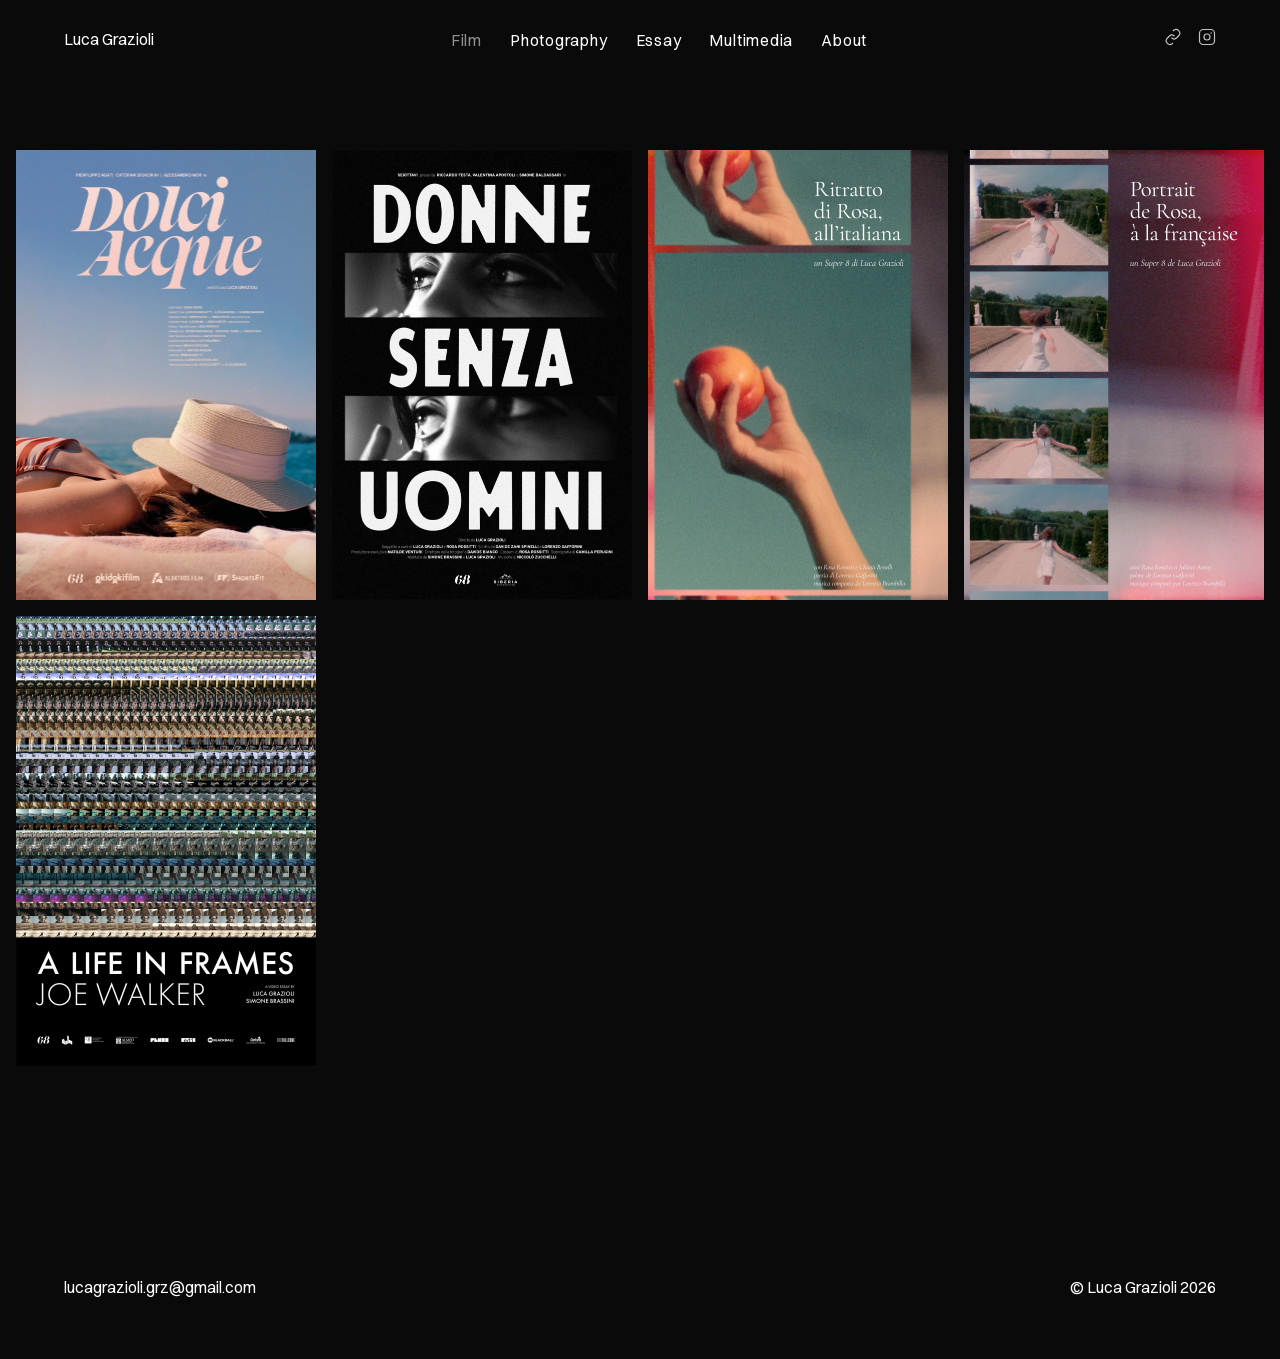
<file: film/index.html>
<!DOCTYPE html>
<html lang="en">
<head>
<meta charset="utf-8">
<meta name="viewport" content="width=device-width, initial-scale=1">
<title>Short films by Luca Grazioli — Luca Grazioli</title>
<meta name="description" content="A list of short films directed by Luca Grazioli.">
<meta property="og:title" content="Short films by Luca Grazioli — Luca Grazioli">
<meta property="og:description" content="A list of short films directed by Luca Grazioli.">
<meta property="og:type" content="website">
<link rel="stylesheet" href="../css/stile.css">
</head>
<body data-pagina="film" data-radice="../">
<main class="pagina">
  <div class="poster-griglia" id="indice-film"></div>
</main>
<script src="../js/contenuti.js"></script>
<script src="../js/sito.js"></script>
</body>
</html>
</file>
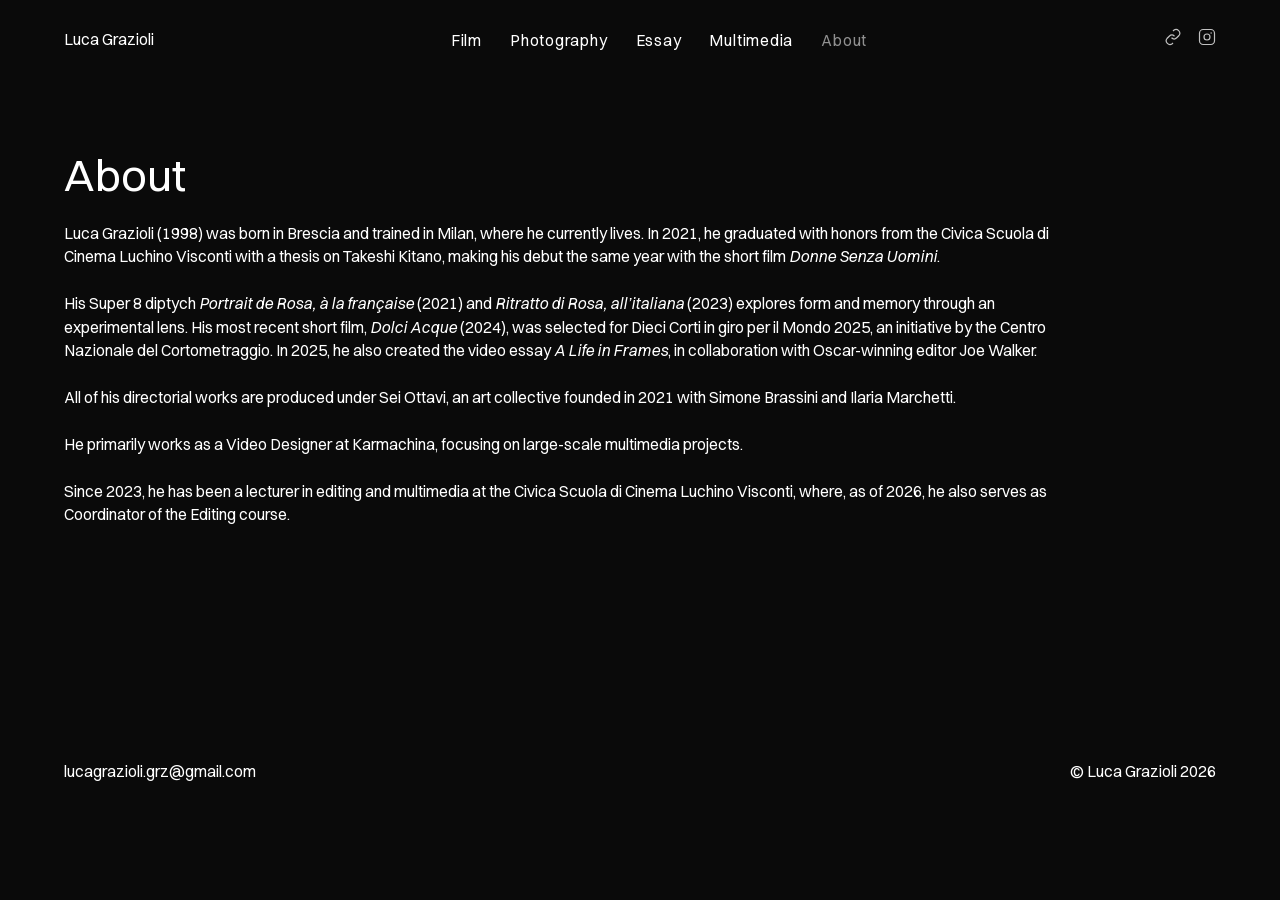
<file: about.html>
<!DOCTYPE html>
<html lang="en">
<head>
<meta charset="utf-8">
<meta name="viewport" content="width=device-width, initial-scale=1">
<title>About — Luca Grazioli</title>
<meta name="description" content="Luca Grazioli, Video Designer and Film Director.">
<meta property="og:title" content="About — Luca Grazioli">
<meta property="og:description" content="Luca Grazioli, Video Designer and Film Director.">
<meta property="og:type" content="website">
<link rel="stylesheet" href="css/stile.css">
</head>
<body data-pagina="about" data-radice="">
<main class="pagina">
  <div class="about">
    <h1 class="rivela">About</h1>
    <p class="rivela">Luca Grazioli (1998) was born in Brescia and trained in Milan, where he currently lives. In 2021, he graduated with honors from the Civica Scuola di Cinema Luchino Visconti with a thesis on Takeshi Kitano, making his debut the same year with the short film <em>Donne Senza Uomini</em>.</p>
    <p class="rivela">His Super 8 diptych <em>Portrait de Rosa, à la française</em> (2021) and <em>Ritratto di Rosa, all’italiana</em> (2023) explores form and memory through an experimental lens. His most recent short film, <em>Dolci Acque</em> (2024), was selected for Dieci Corti in giro per il Mondo 2025, an initiative by the Centro Nazionale del Cortometraggio. In 2025, he also created the video essay <em>A Life in Frames</em>, in collaboration with Oscar-winning editor Joe Walker.</p>
    <p class="rivela">All of his directorial works are produced under Sei Ottavi, an art collective founded in 2021 with Simone Brassini and Ilaria Marchetti.</p>
    <p class="rivela">He primarily works as a Video Designer at Karmachina, focusing on large-scale multimedia projects.</p>
    <p class="rivela">Since 2023, he has been a lecturer in editing and multimedia at the Civica Scuola di Cinema Luchino Visconti, where, as of 2026, he also serves as Coordinator of the Editing course.</p>
  </div>
</main>
<script src="js/contenuti.js"></script>
<script src="js/sito.js"></script>
</body>
</html>
</file>
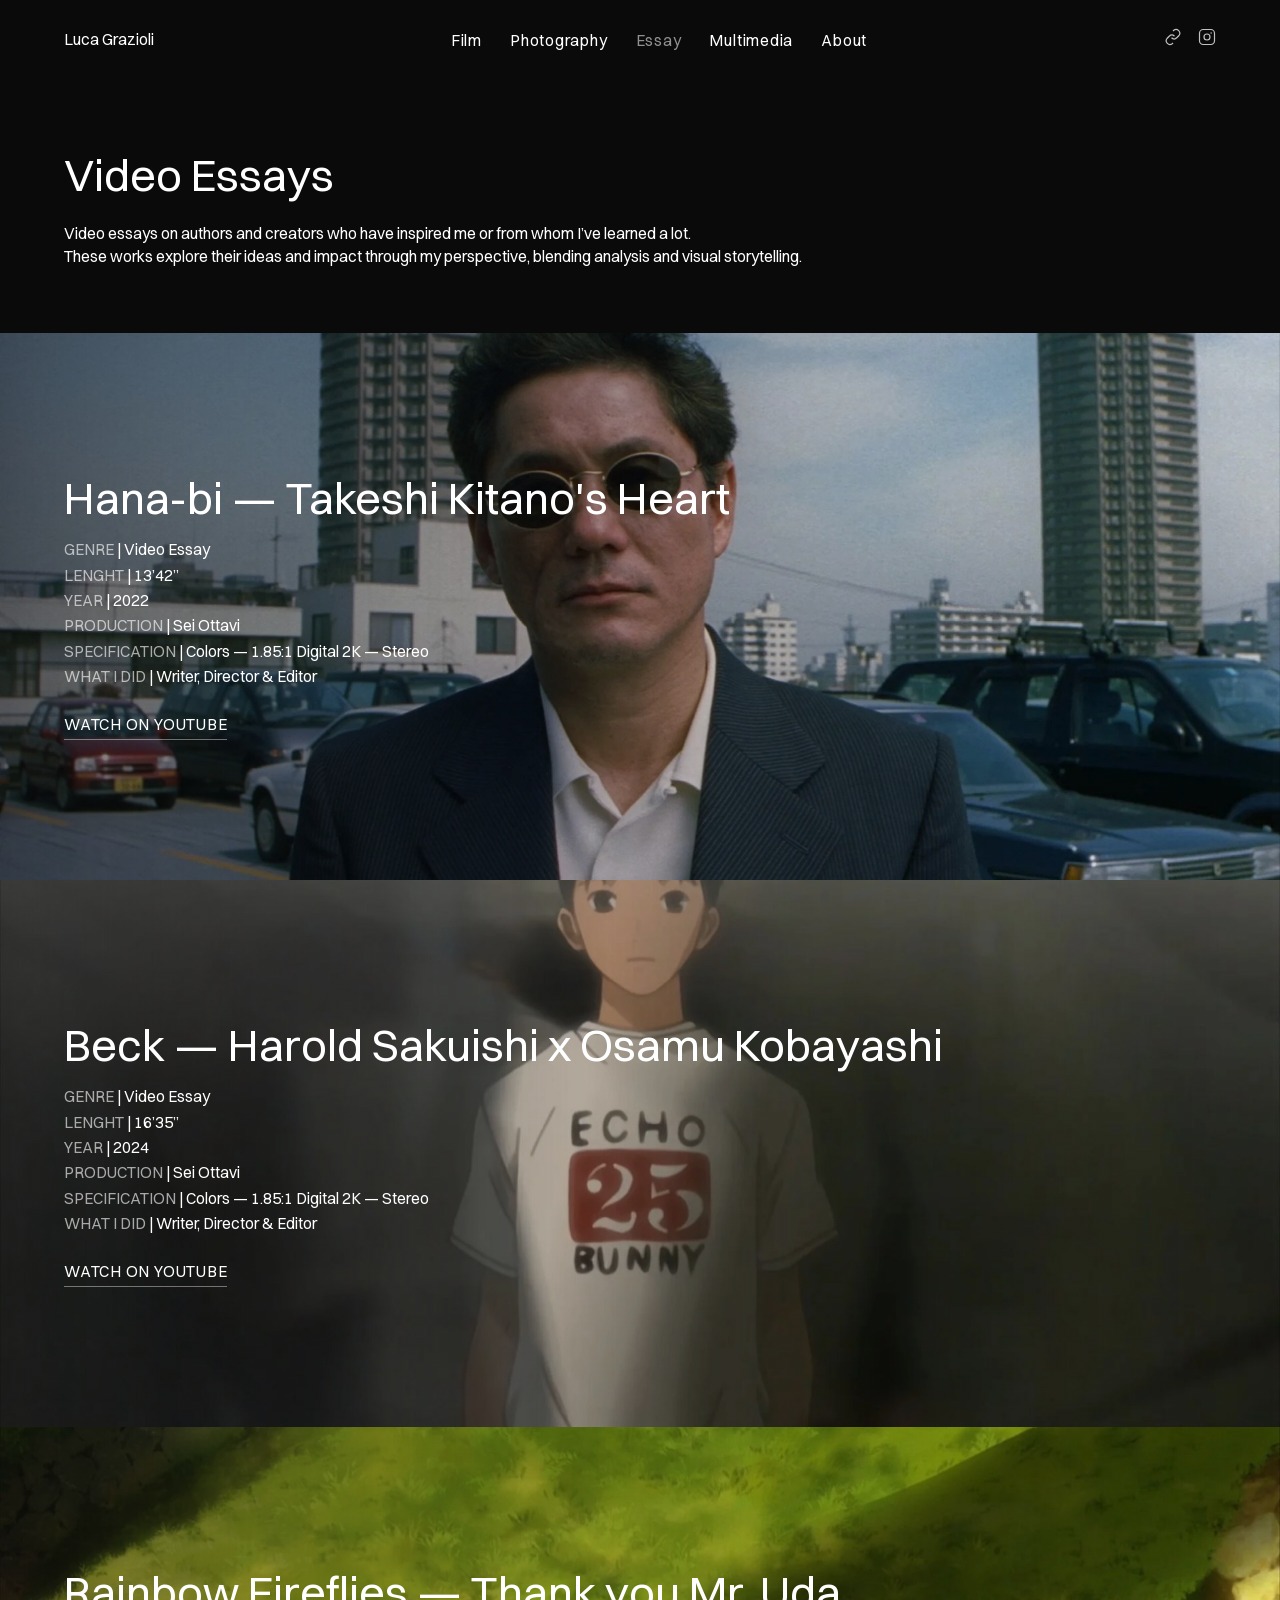
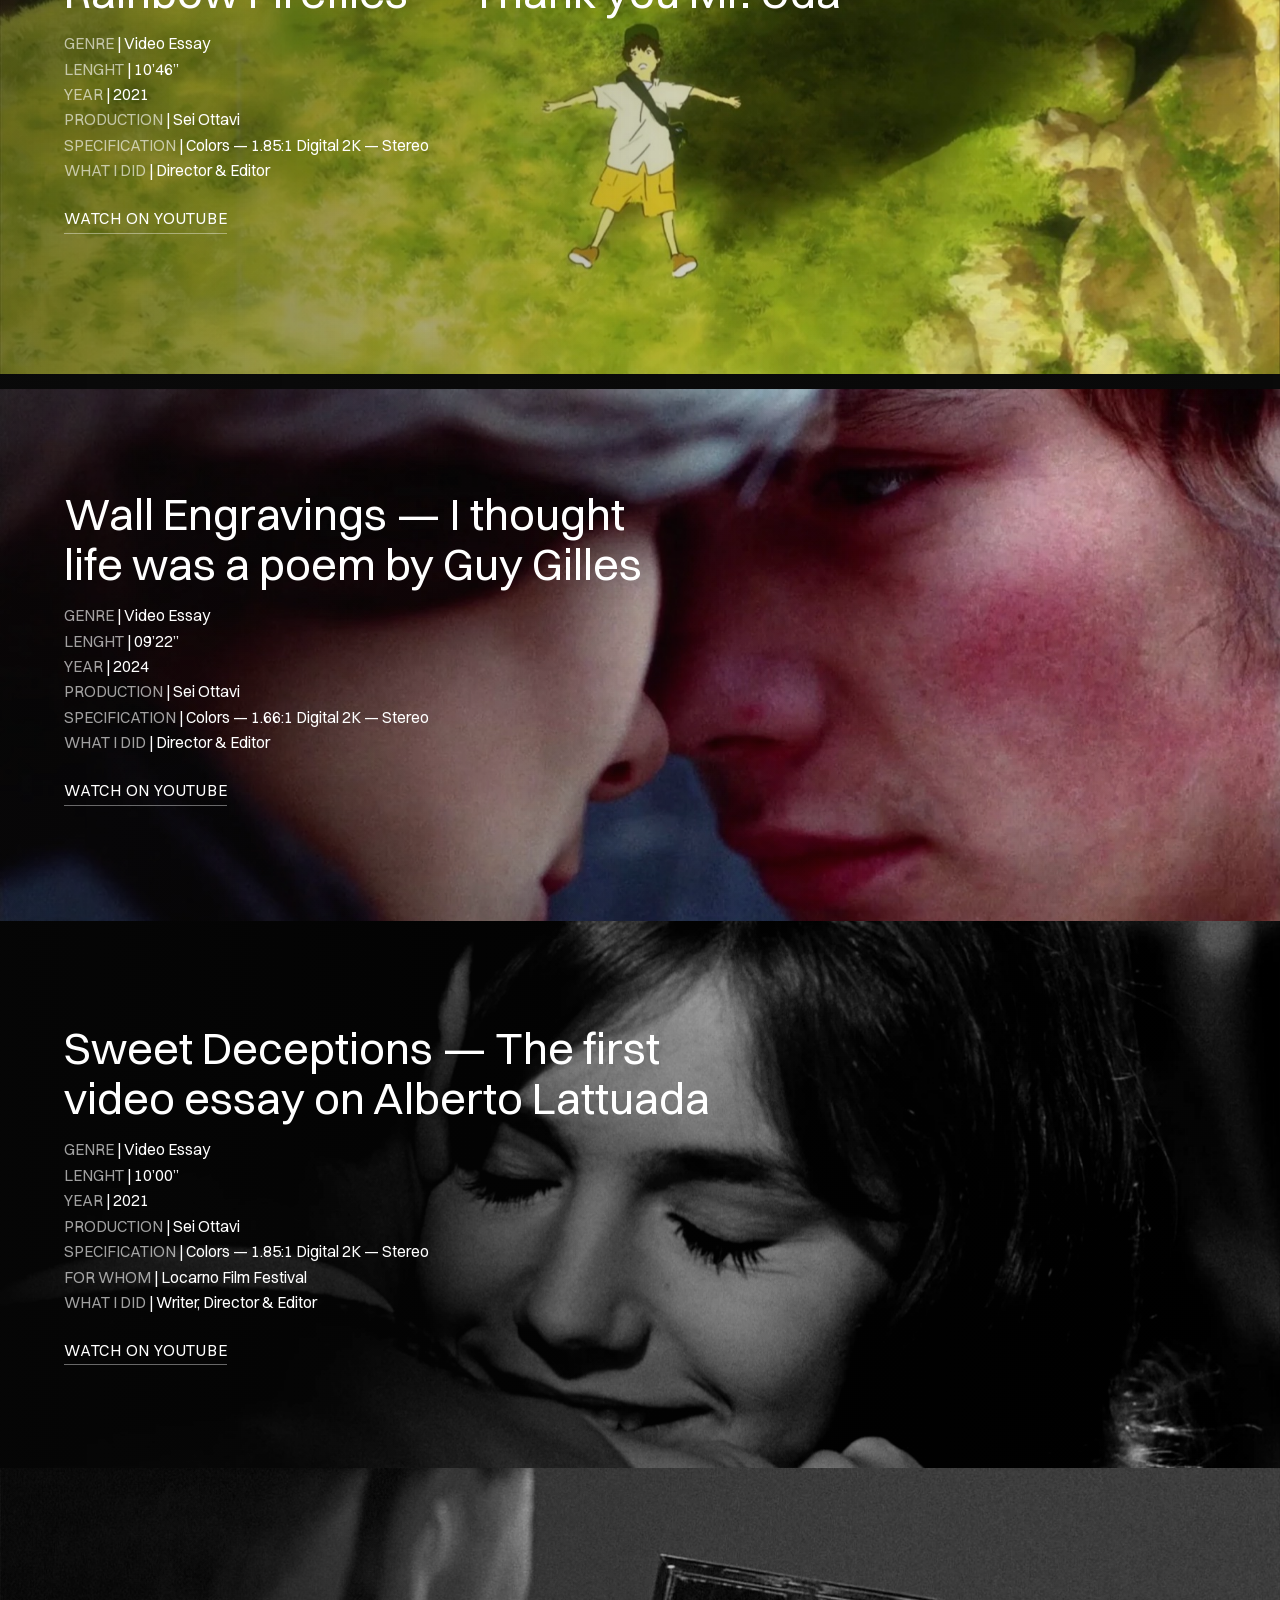
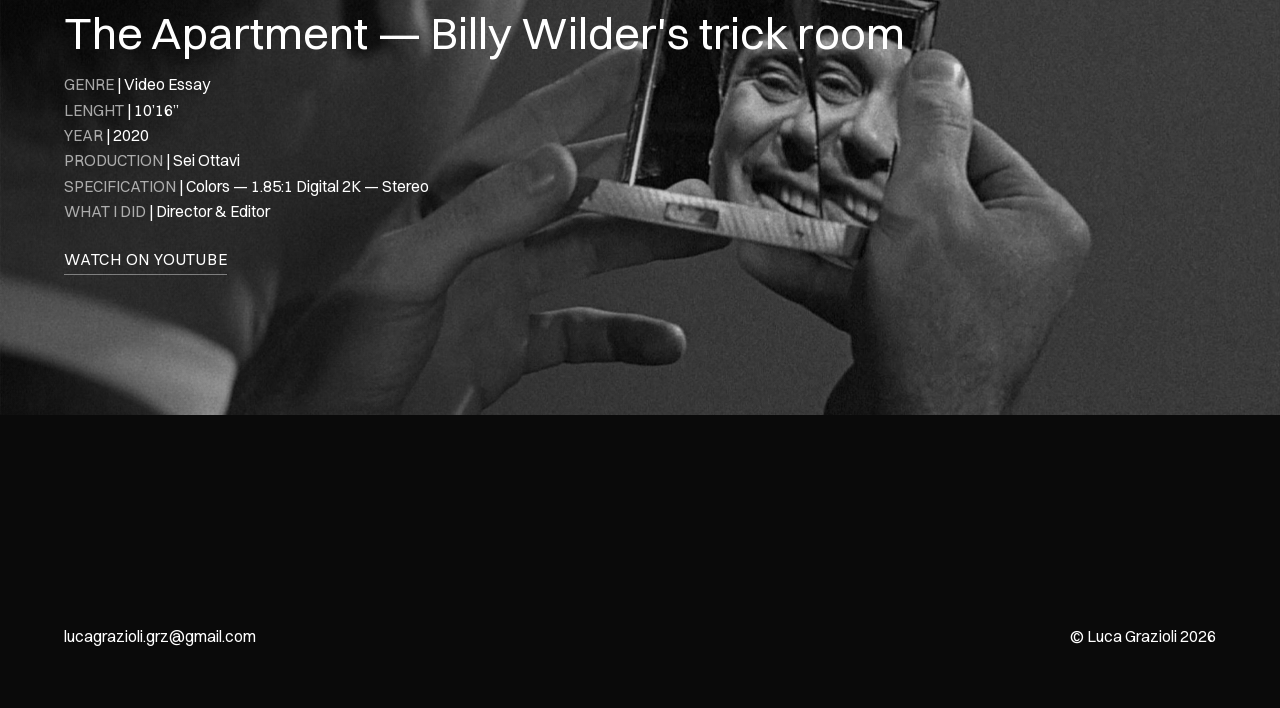
<file: essay.html>
<!DOCTYPE html>
<html lang="en">
<head>
<meta charset="utf-8">
<meta name="viewport" content="width=device-width, initial-scale=1">
<title>Essay — Luca Grazioli</title>
<meta name="description" content="Video essays on authors and creators.">
<meta property="og:title" content="Essay — Luca Grazioli">
<meta property="og:description" content="Video essays on authors and creators.">
<meta property="og:type" content="website">
<link rel="stylesheet" href="css/stile.css">
</head>
<body data-pagina="essay" data-radice="">
<main class="pagina">
  <div class="intro">
    <h1 class="rivela">Video Essays</h1>
    <p class="rivela">Video essays on authors and creators who have inspired me or from whom I’ve learned a lot.</p>
    <p class="rivela">These works explore their ideas and impact through my perspective, blending analysis and visual storytelling.</p>
  </div>
  <div id="schede"></div>
</main>
<script src="js/contenuti.js"></script>
<script src="js/sito.js"></script>
</body>
</html>
</file>
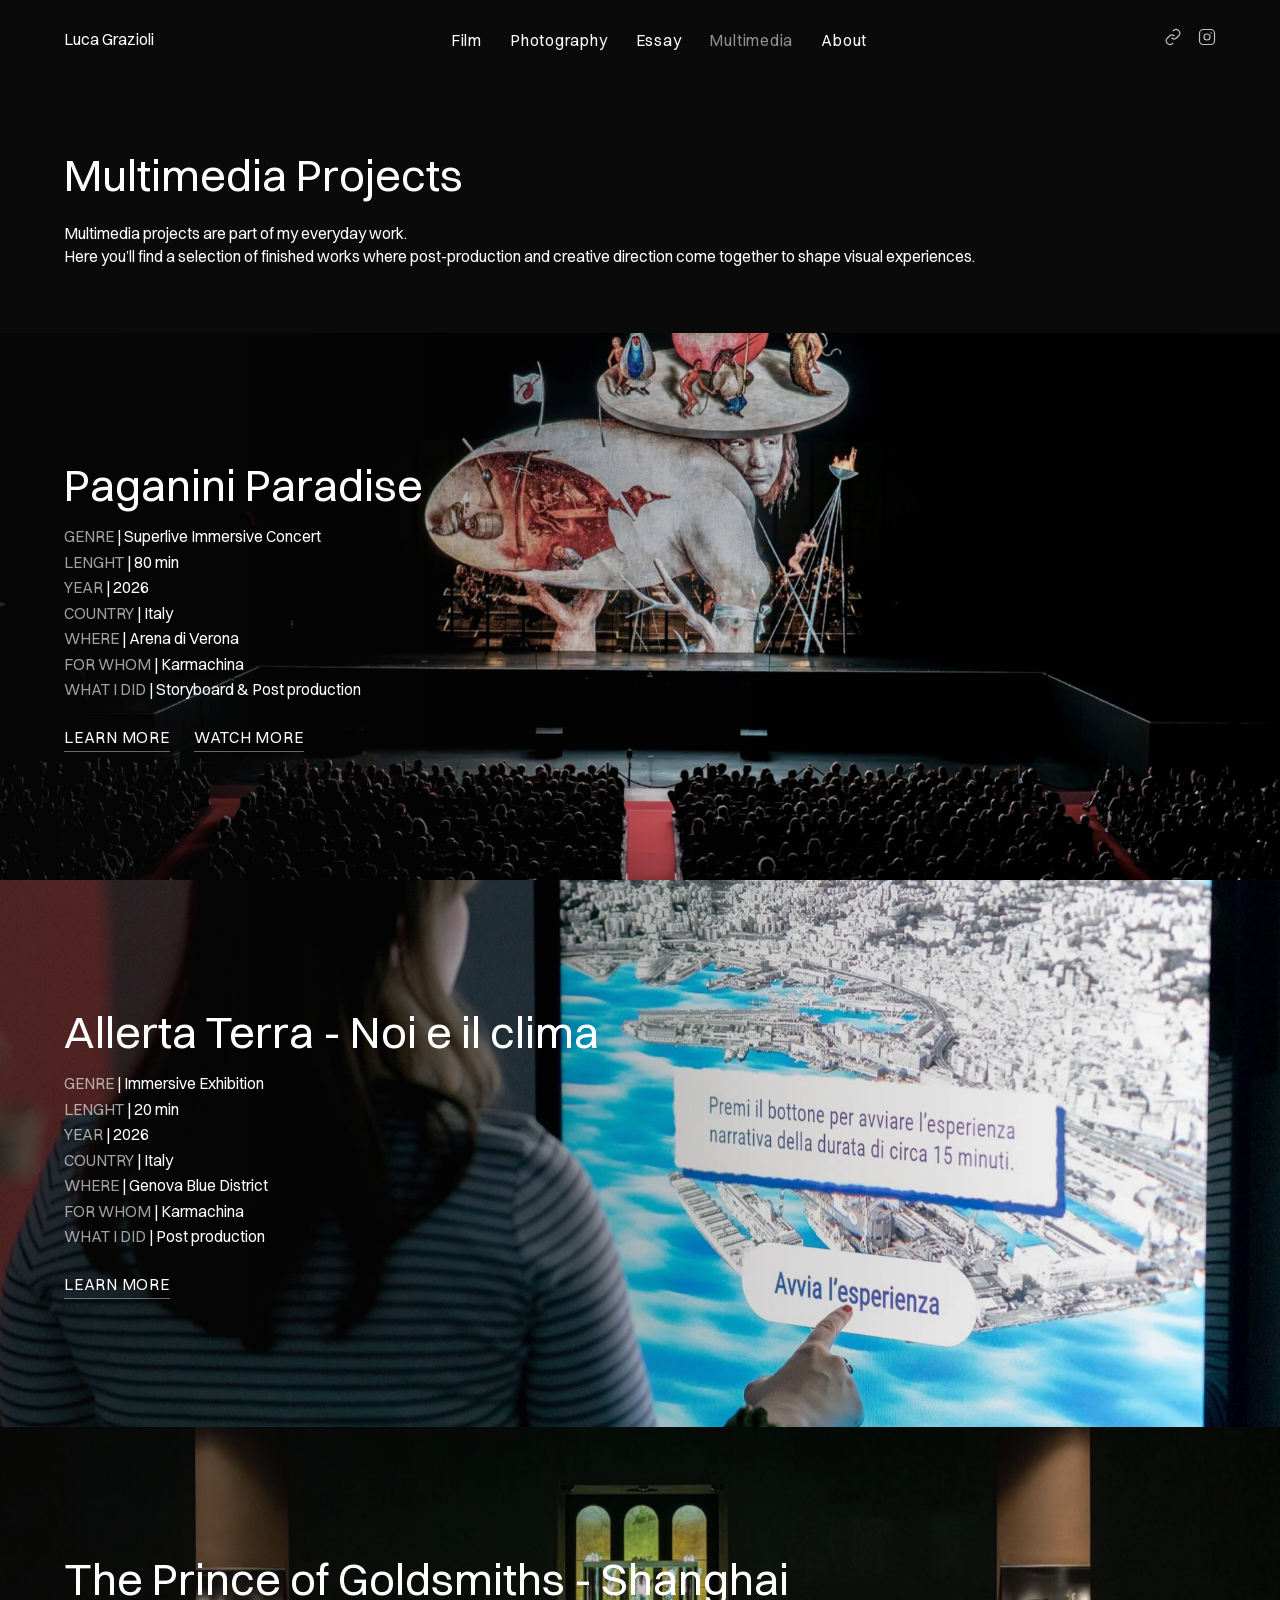
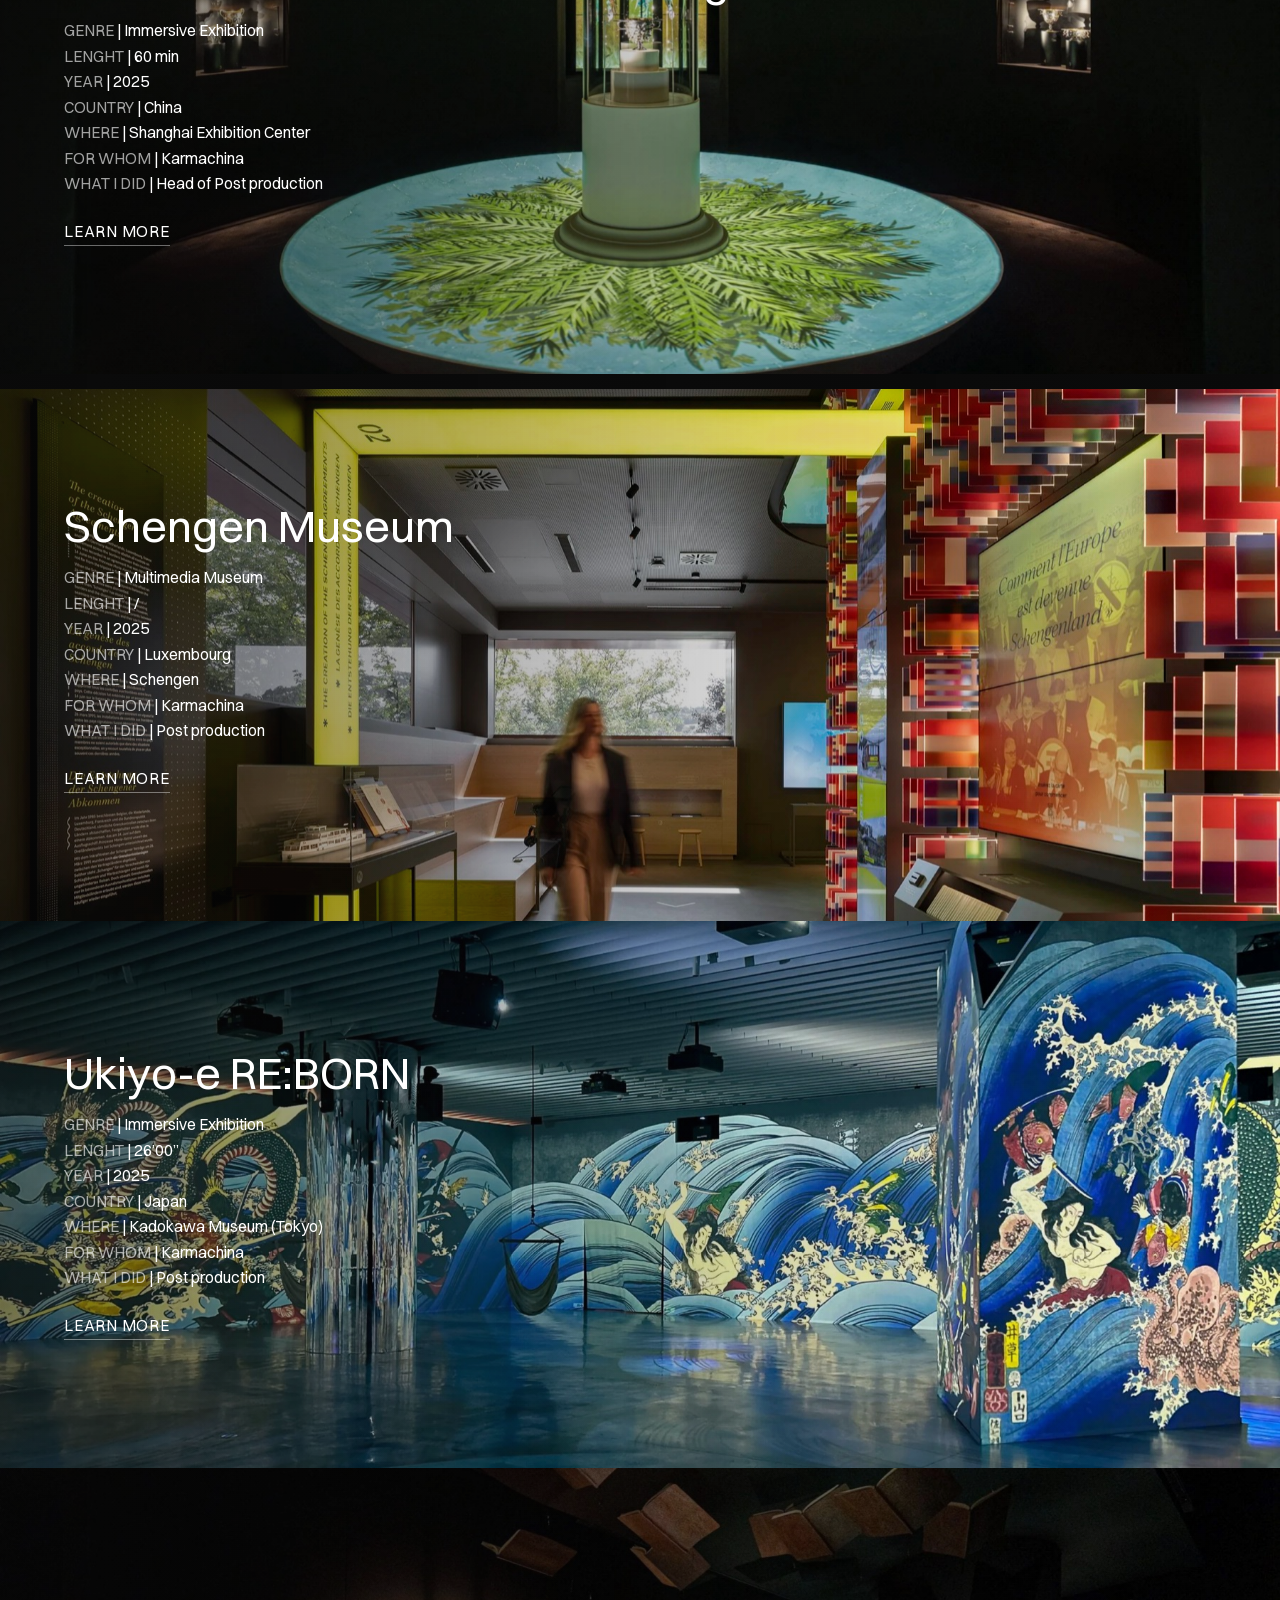
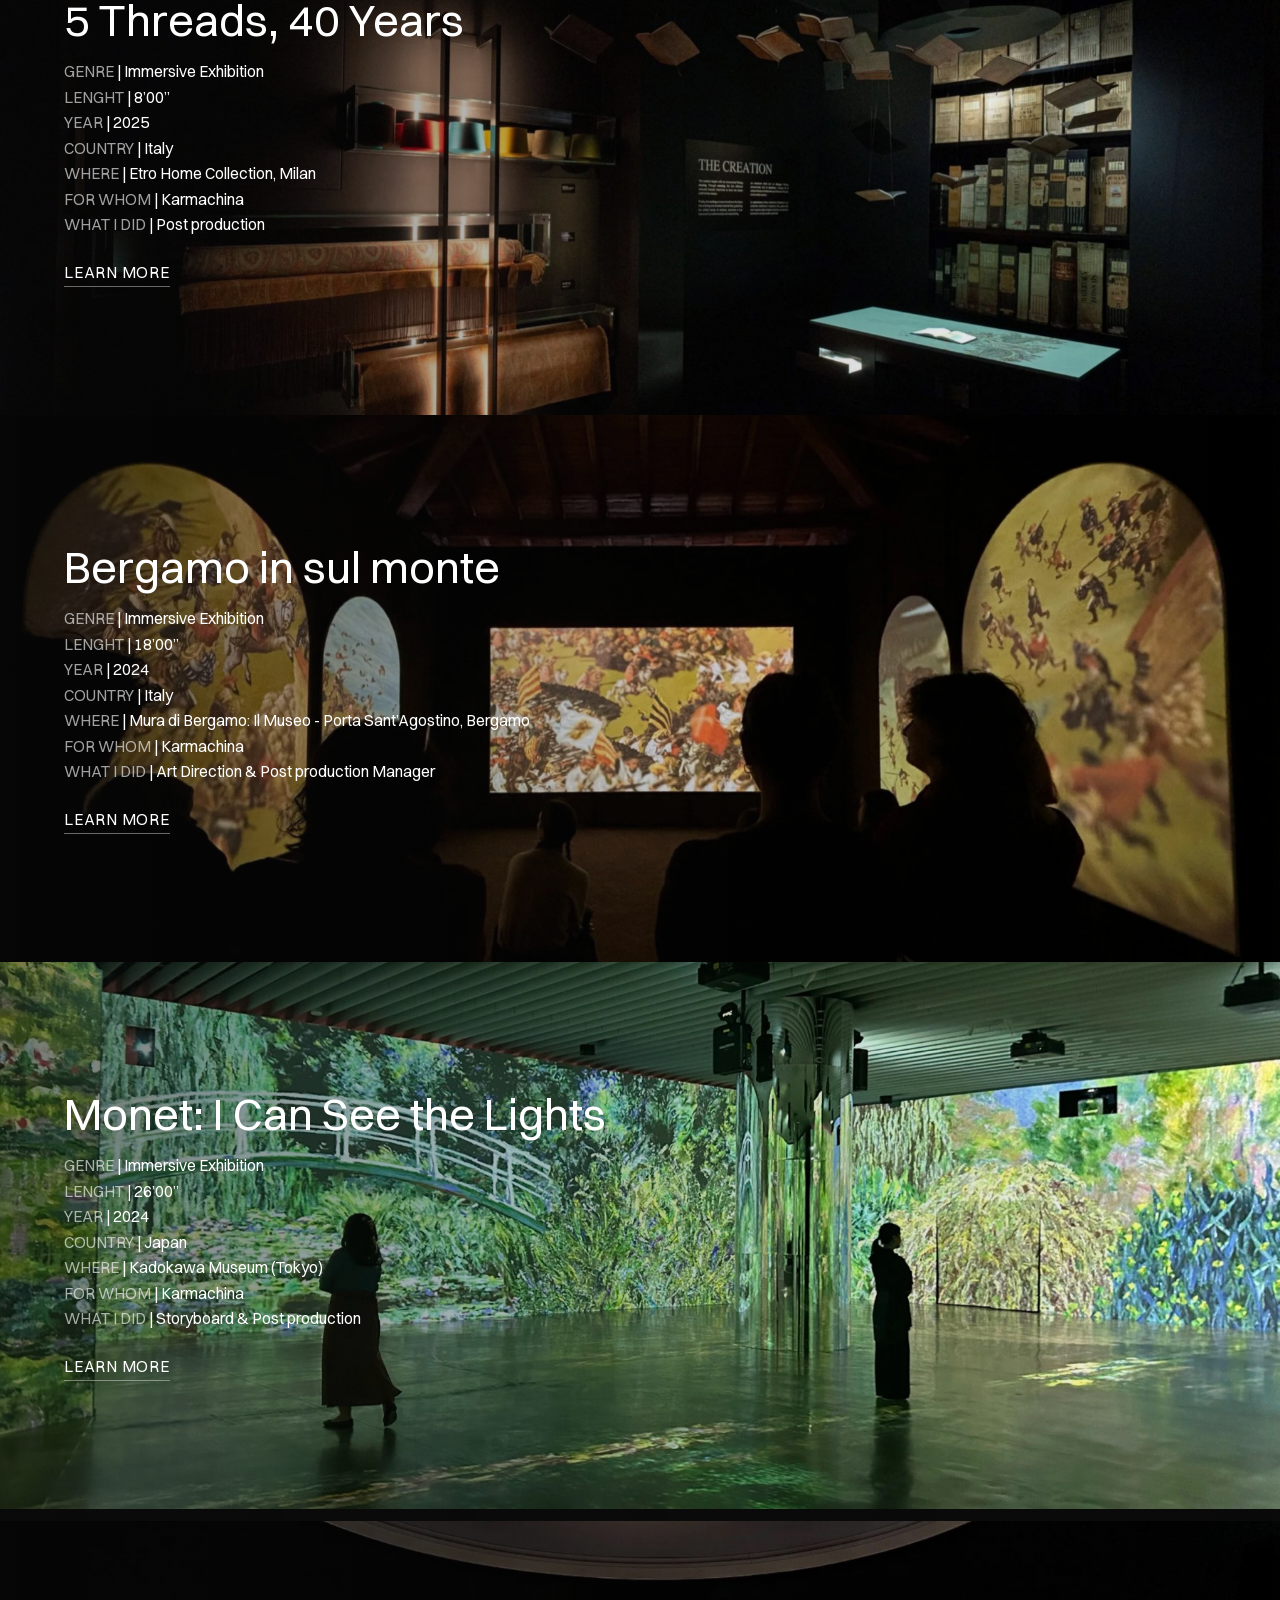
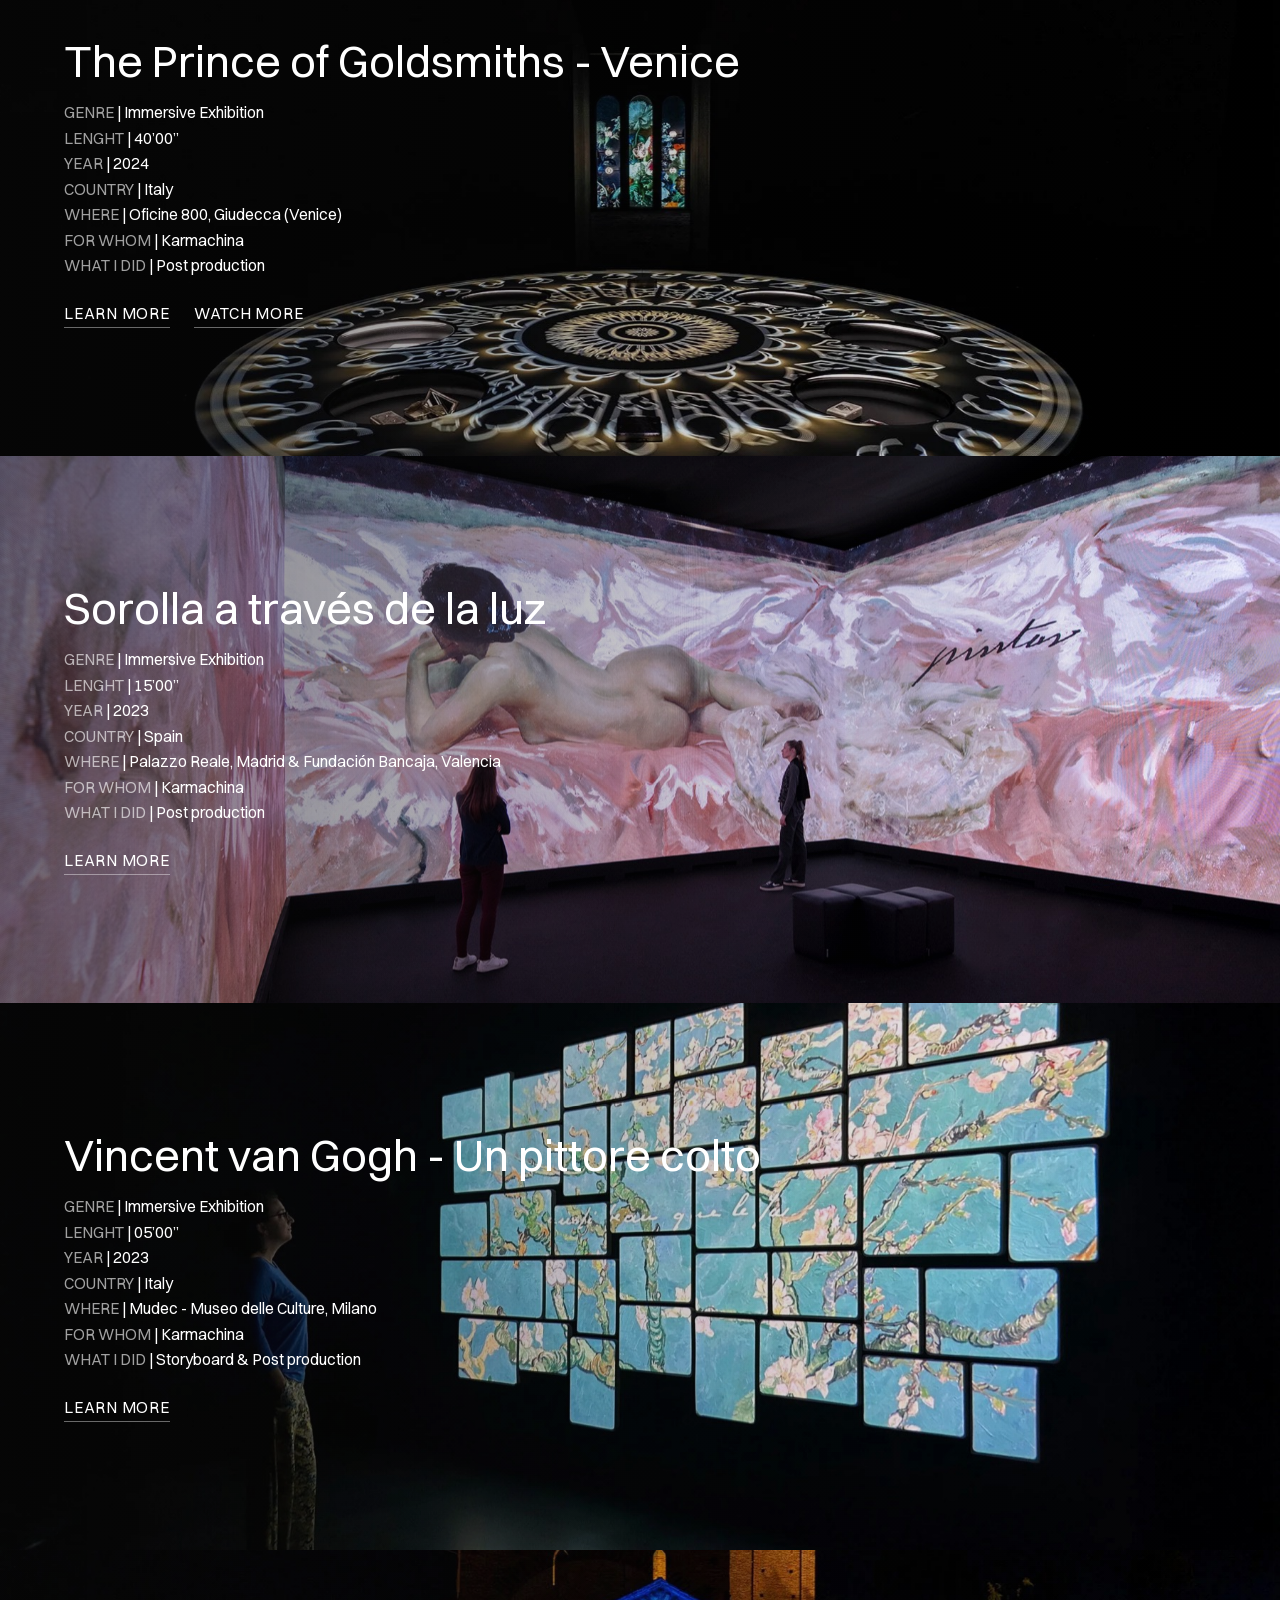
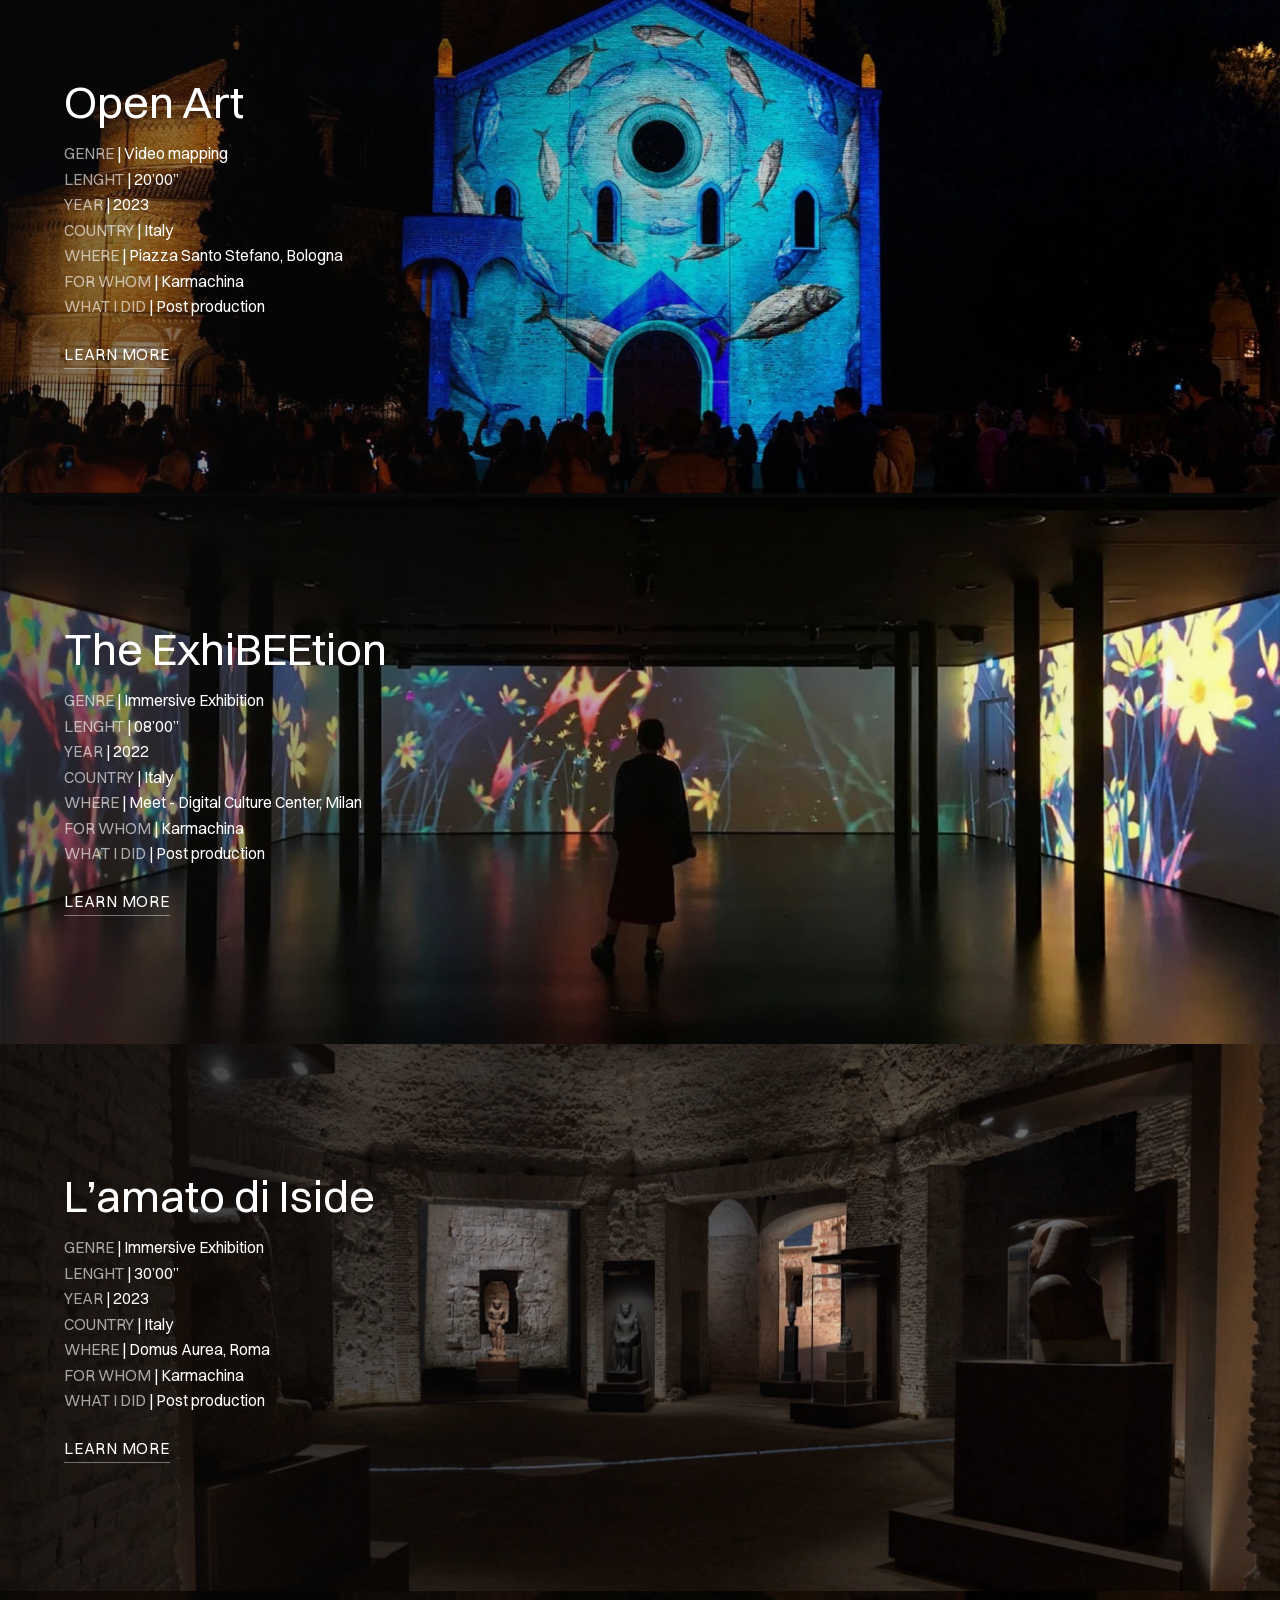
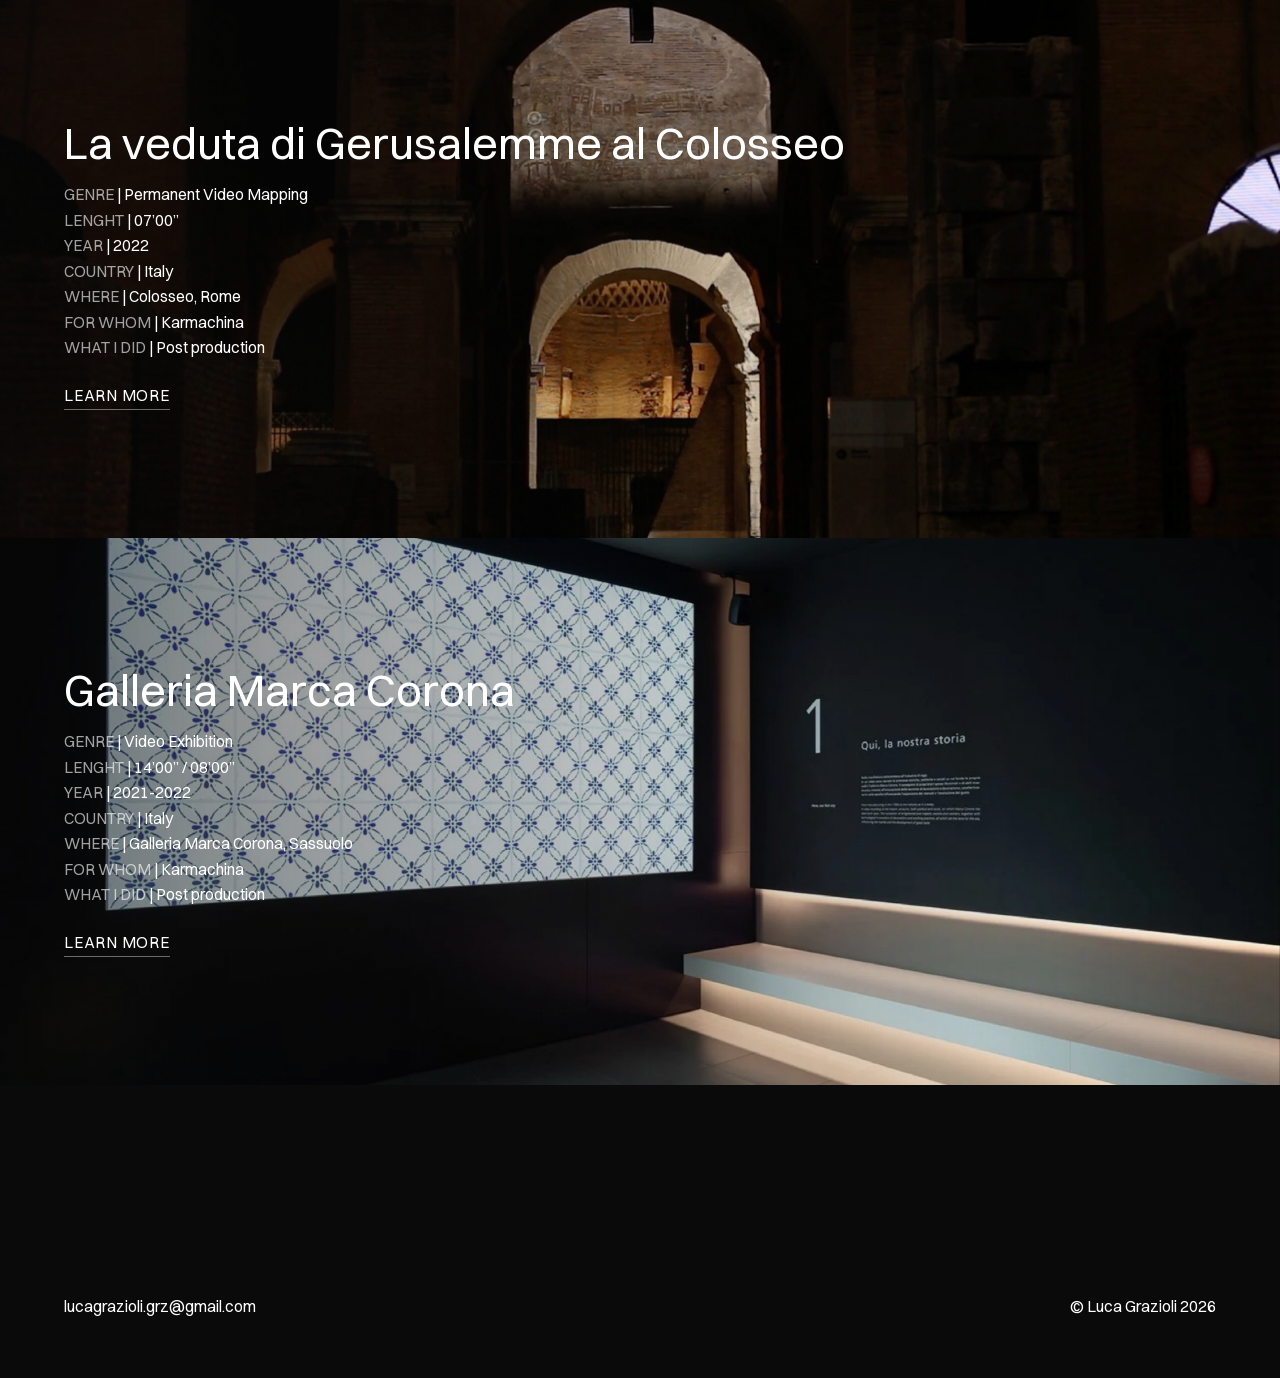
<file: multimedia.html>
<!DOCTYPE html>
<html lang="en">
<head>
<meta charset="utf-8">
<meta name="viewport" content="width=device-width, initial-scale=1">
<title>Multimedia projects — Luca Grazioli</title>
<meta name="description" content="Multimedia and immersive projects.">
<meta property="og:title" content="Multimedia projects — Luca Grazioli">
<meta property="og:description" content="Multimedia and immersive projects.">
<meta property="og:type" content="website">
<link rel="stylesheet" href="css/stile.css">
</head>
<body data-pagina="multimedia" data-radice="">
<main class="pagina">
  <div class="intro">
    <h1 class="rivela">Multimedia Projects</h1>
    <p class="rivela">Multimedia projects are part of my everyday work.</p>
    <p class="rivela">Here you’ll find a selection of finished works where post-production and creative direction come together to shape visual experiences.</p>
  </div>
  <div id="schede"></div>
</main>
<script src="js/contenuti.js"></script>
<script src="js/sito.js"></script>
</body>
</html>
</file>
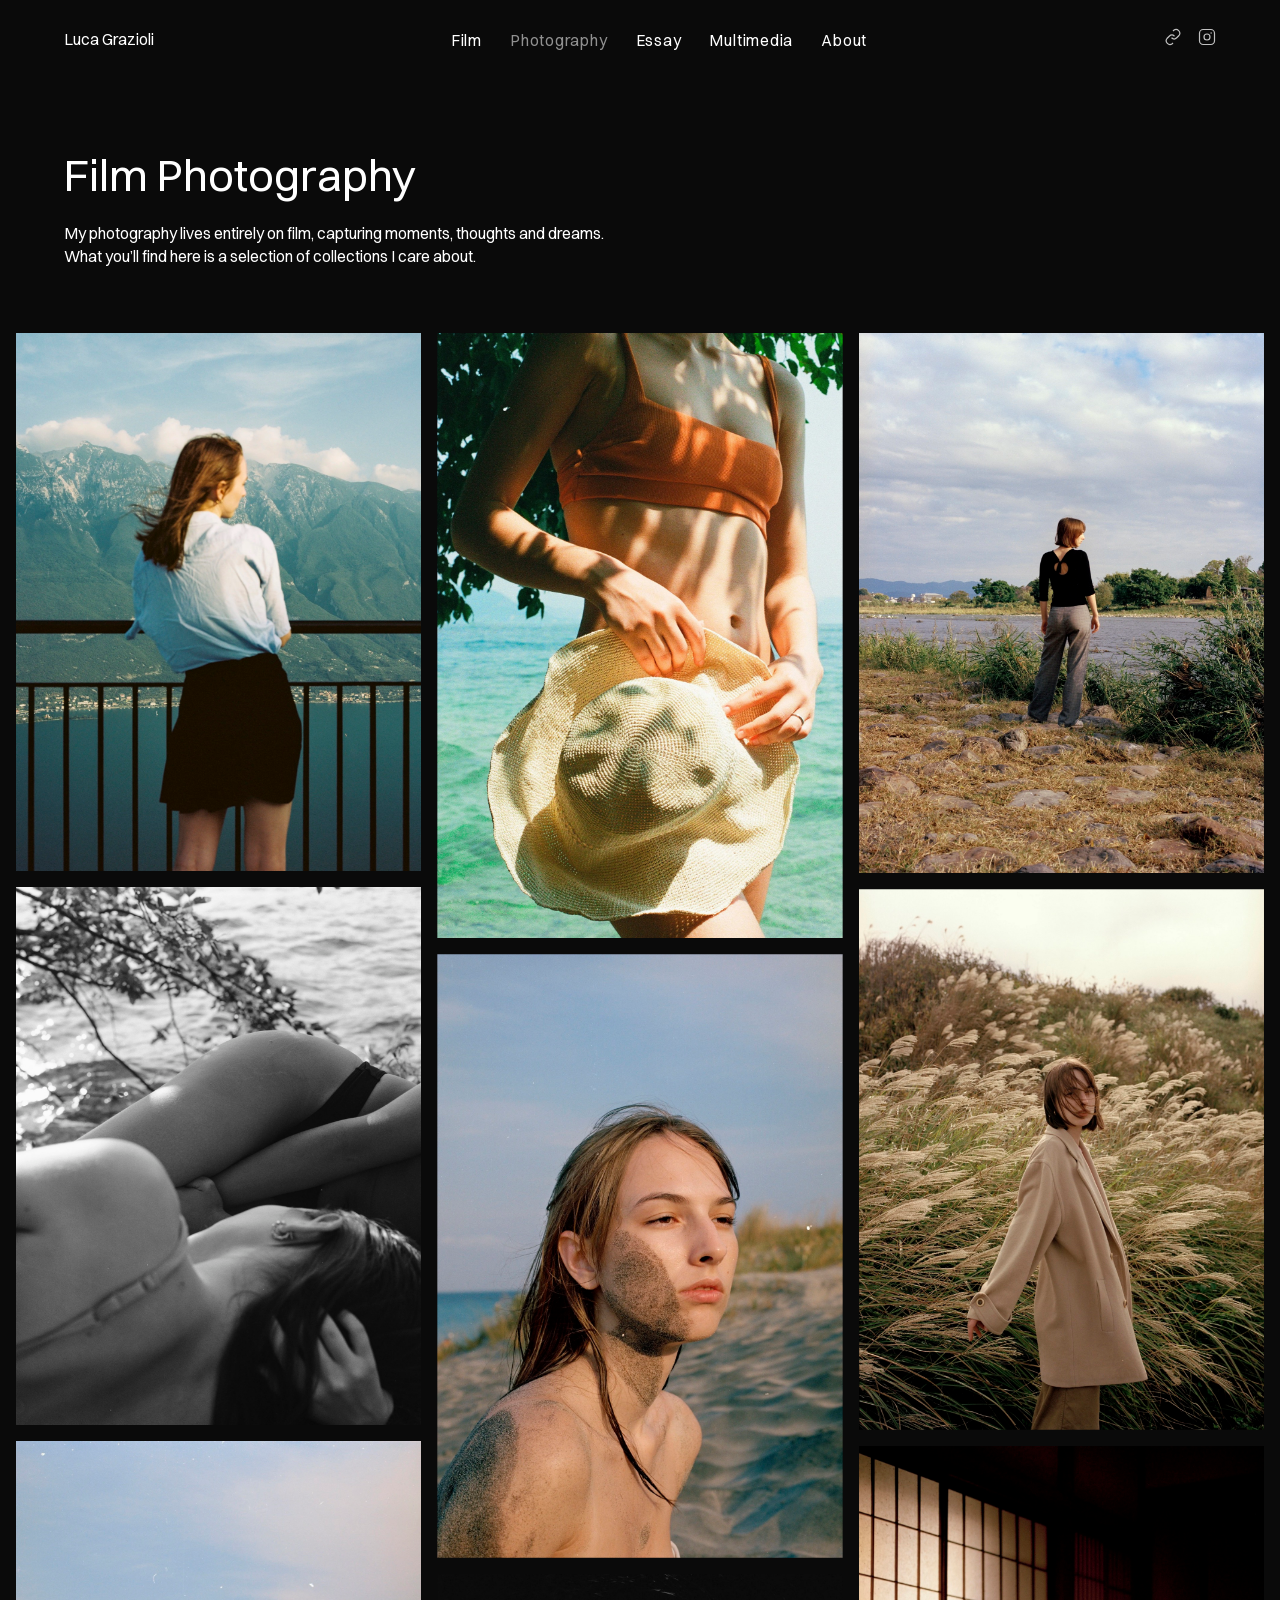
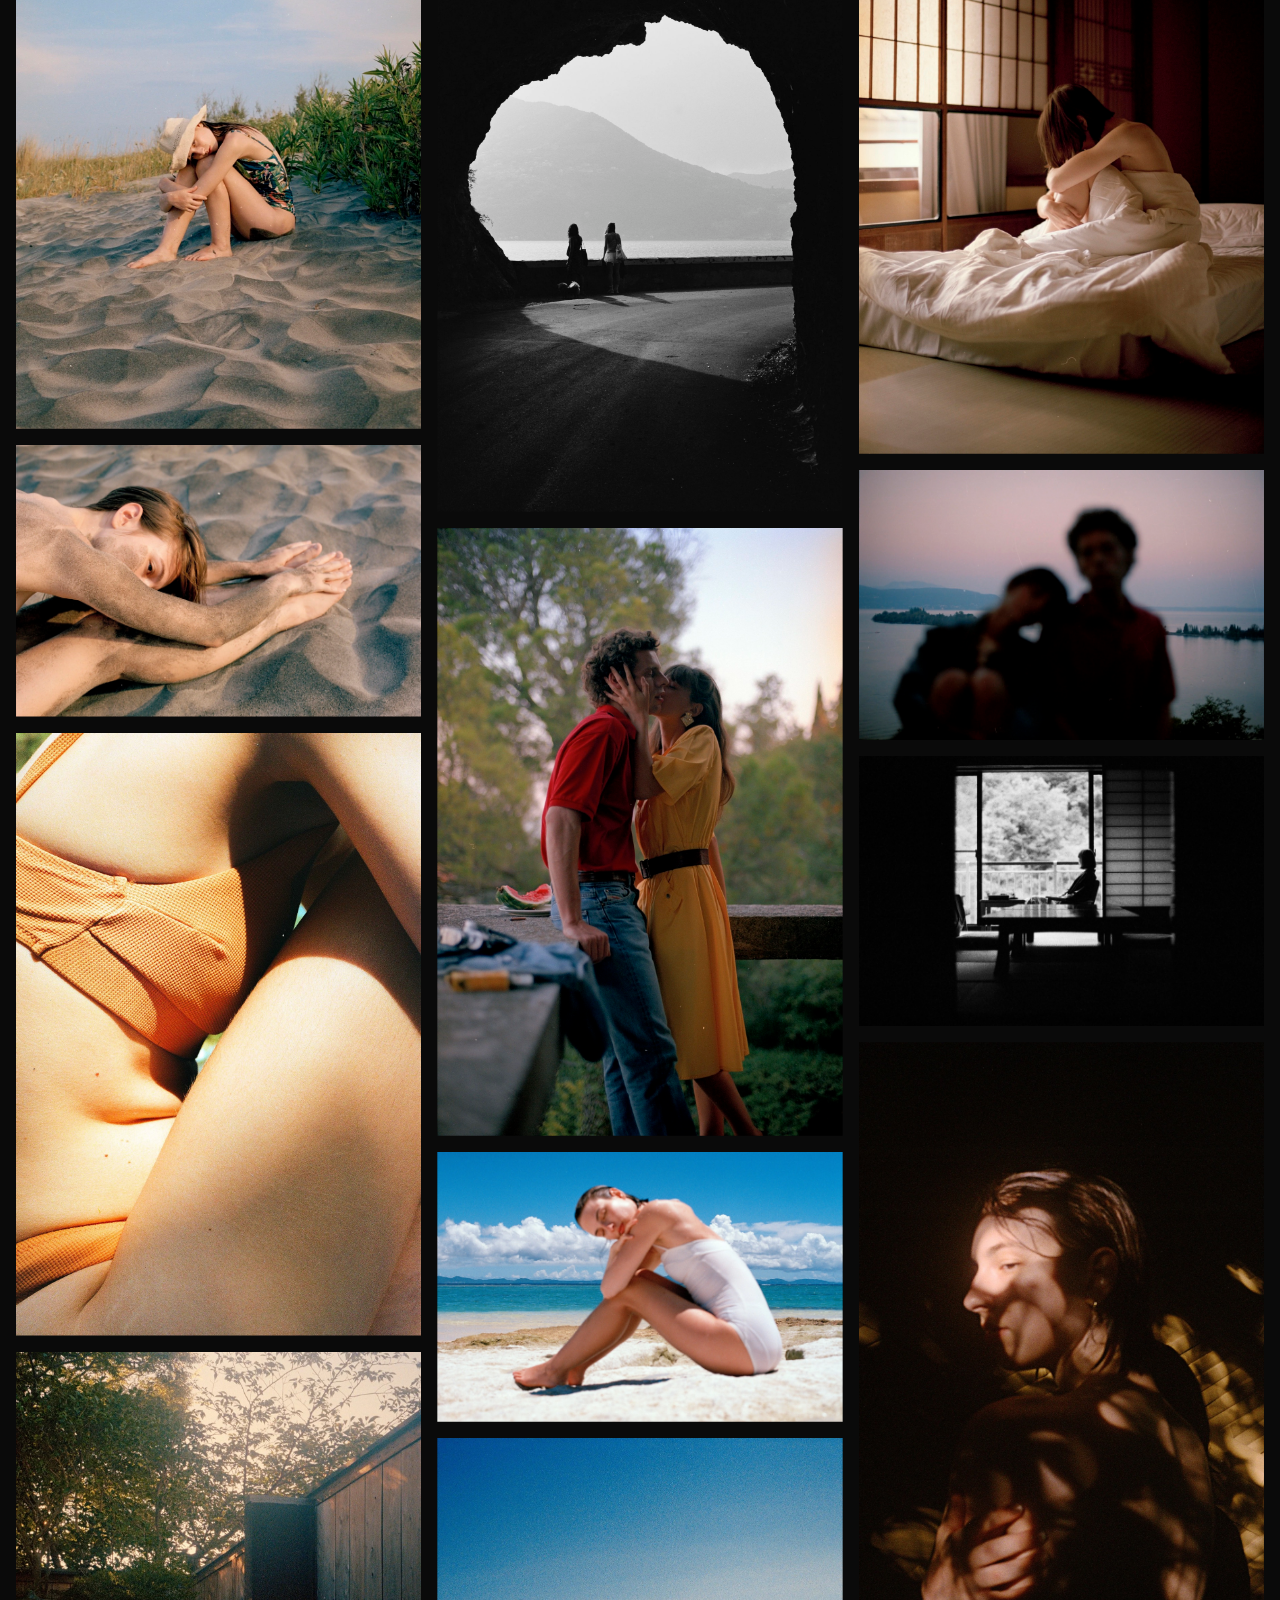
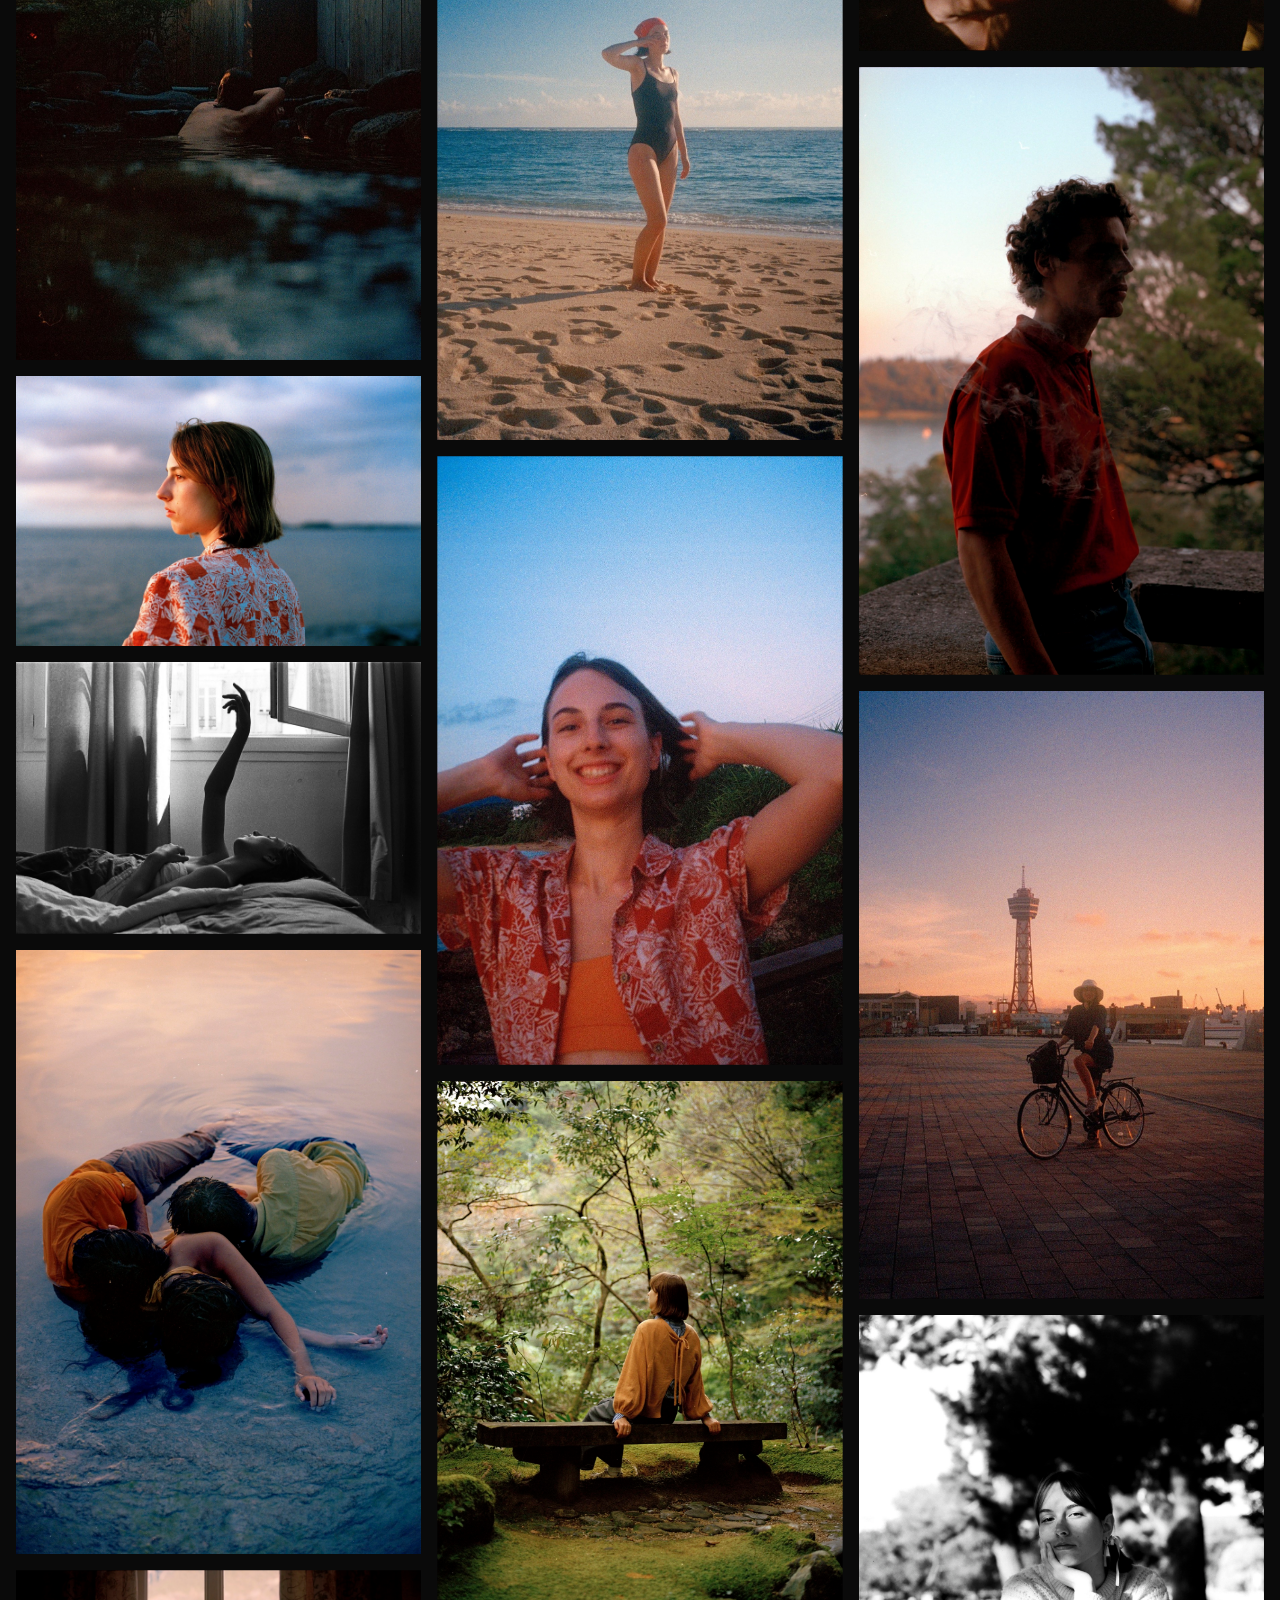
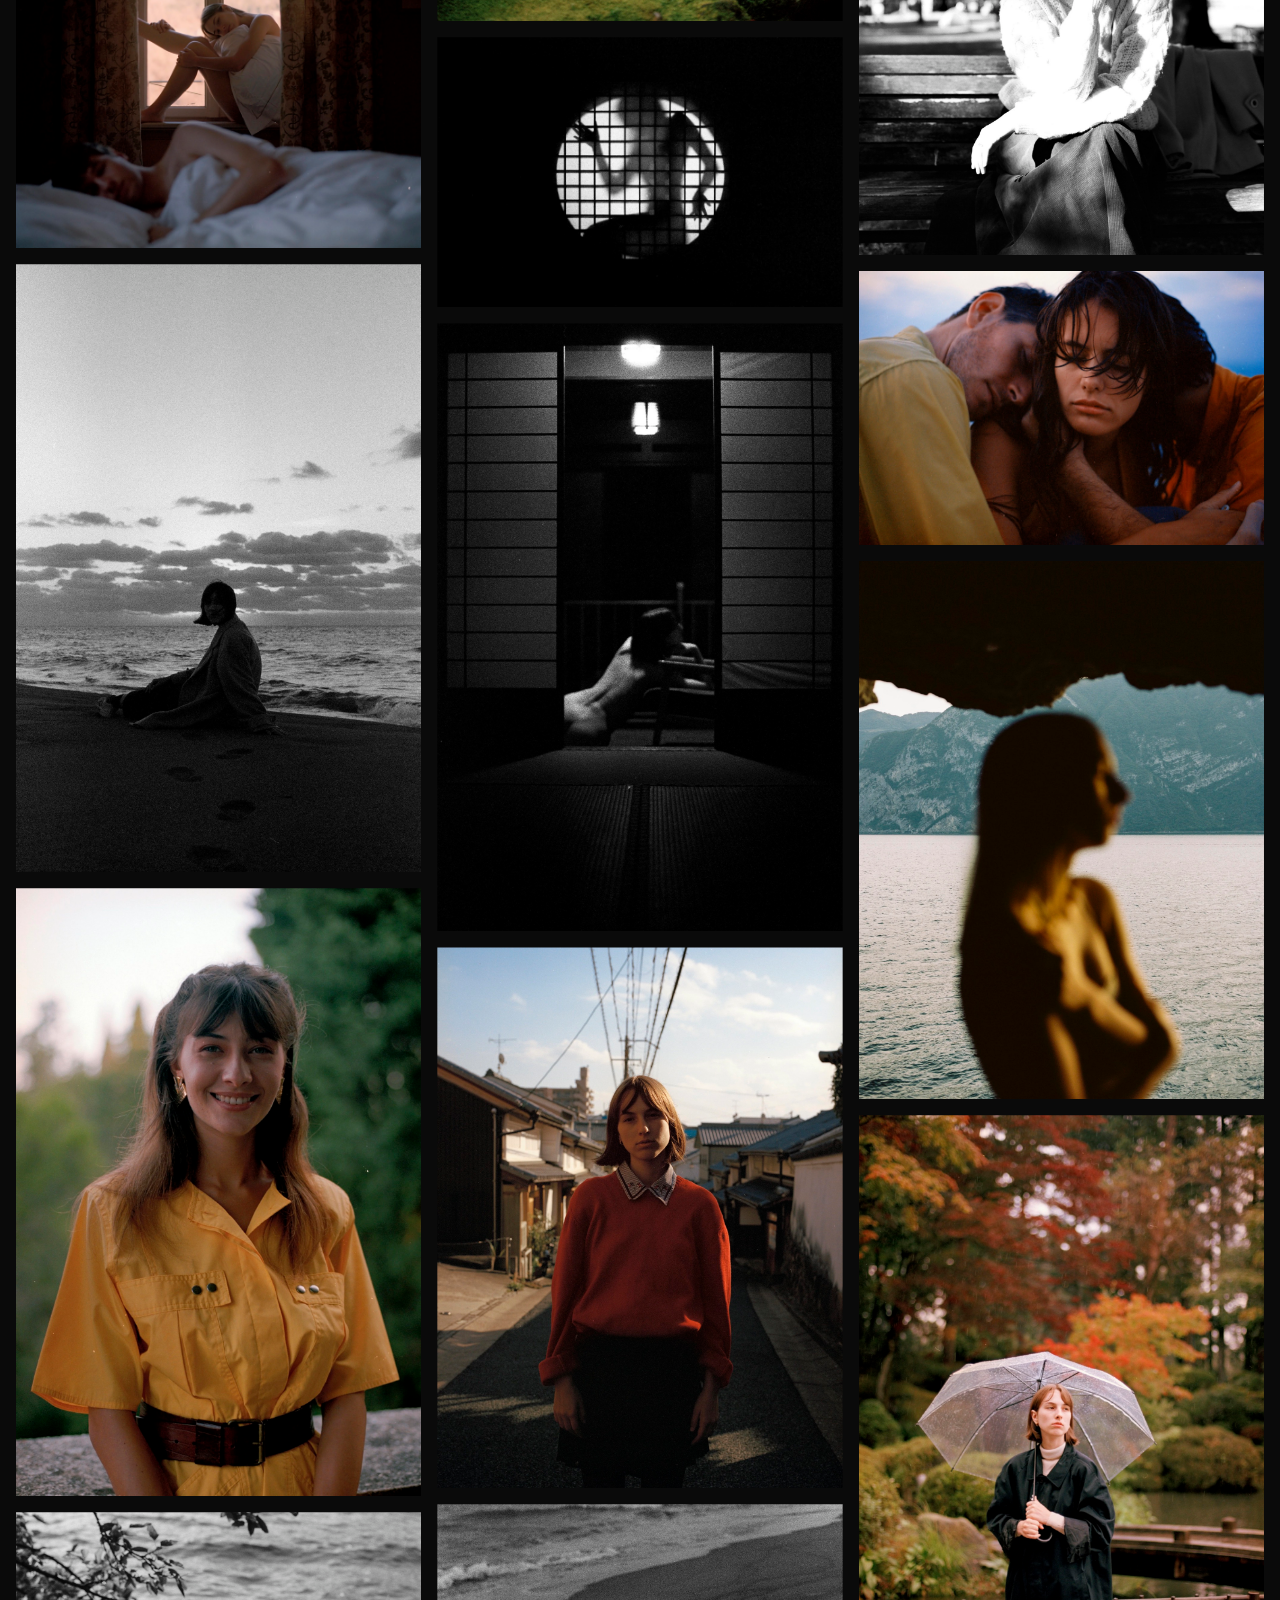
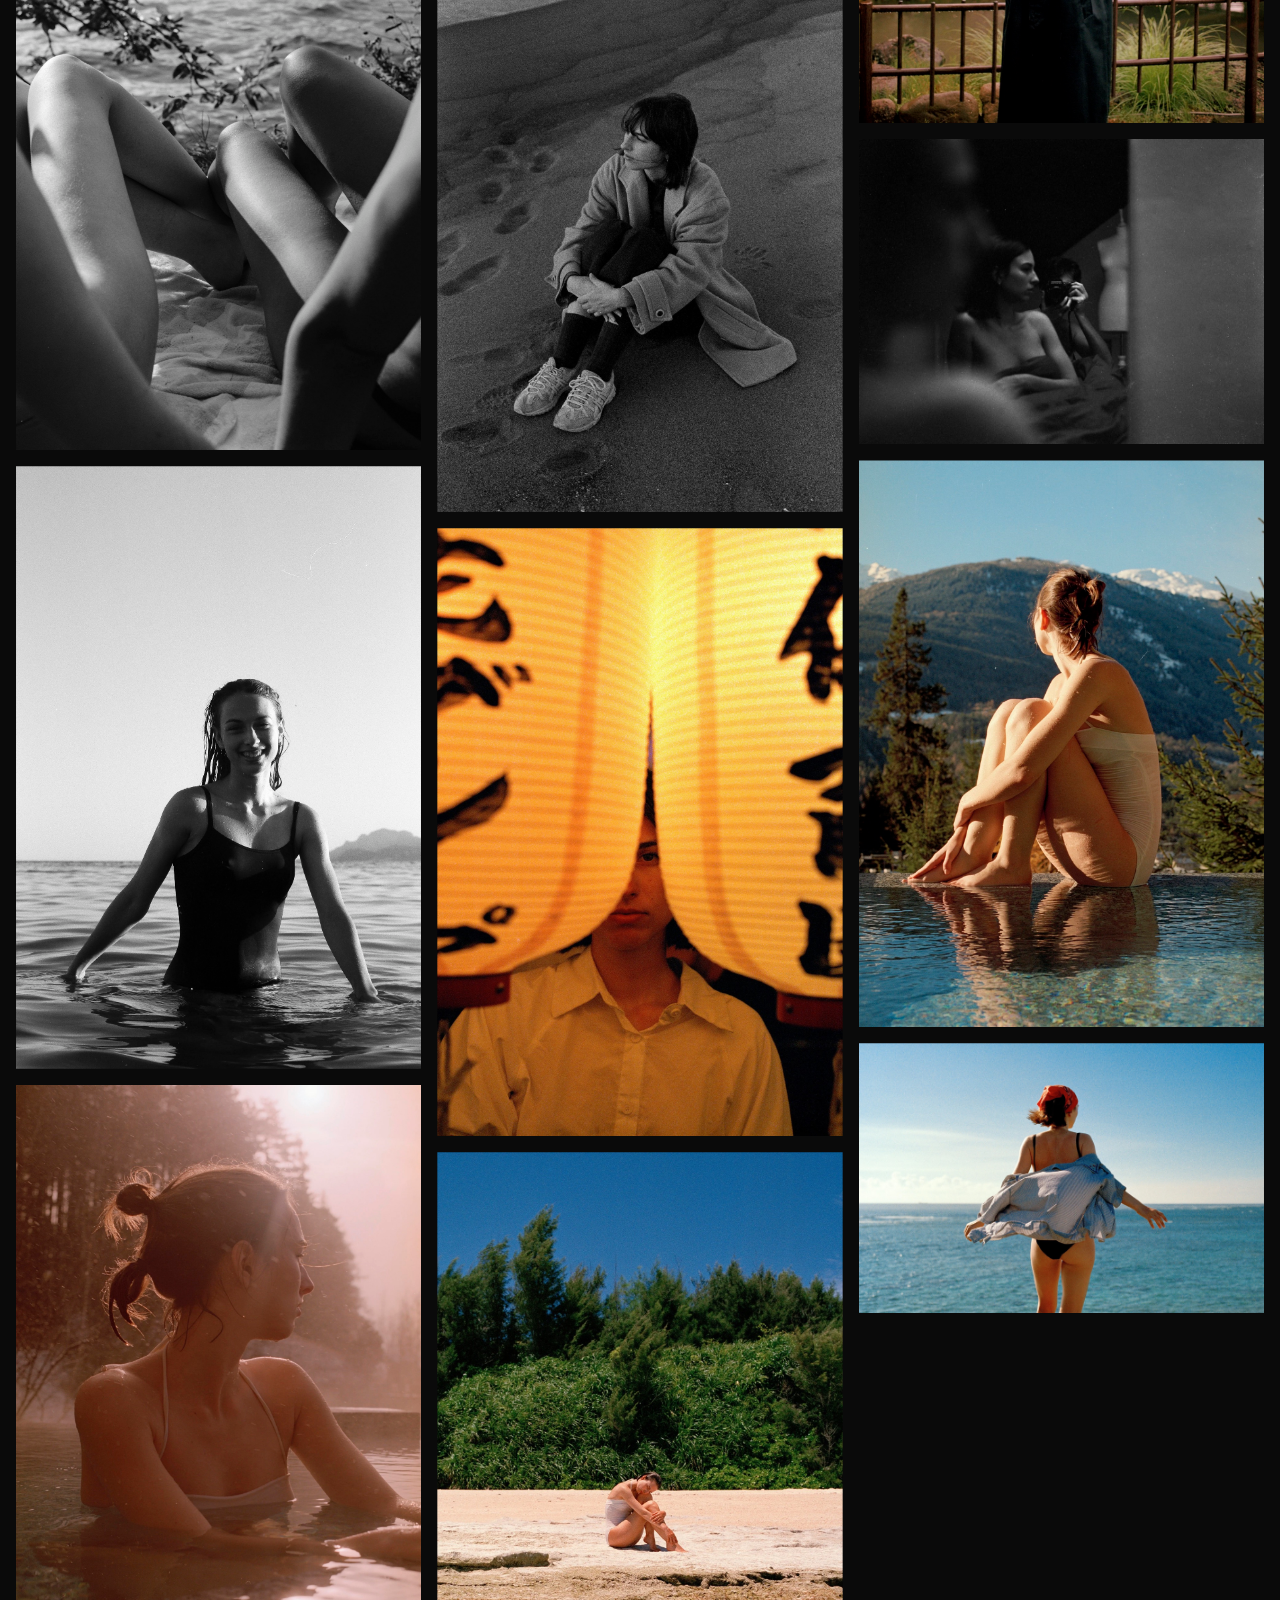
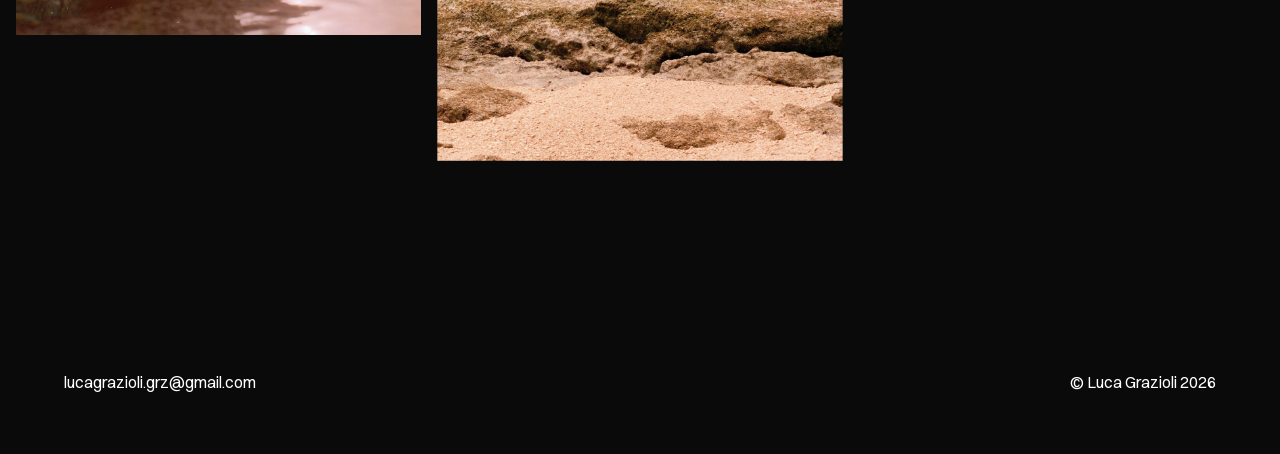
<file: photography.html>
<!DOCTYPE html>
<html lang="en">
<head>
<meta charset="utf-8">
<meta name="viewport" content="width=device-width, initial-scale=1">
<title>Photography — Luca Grazioli</title>
<meta name="description" content="My life changed thanks to photography and I'm still pursuing this discipline today.">
<meta property="og:title" content="Photography — Luca Grazioli">
<meta property="og:description" content="My life changed thanks to photography and I'm still pursuing this discipline today.">
<meta property="og:type" content="website">
<link rel="stylesheet" href="css/stile.css">
</head>
<body data-pagina="photography" data-radice="">
<main class="pagina">
  <div class="intro">
    <h1 class="rivela">Film Photography</h1>
    <p class="rivela">My photography lives entirely on film, capturing moments, thoughts and dreams.</p>
    <p class="rivela">What you’ll find here is a selection of collections I care about.</p>
  </div>
  <div class="masonry" id="galleria"></div>
</main>
<script src="js/contenuti.js"></script>
<script src="js/sito.js"></script>
</body>
</html>
</file>
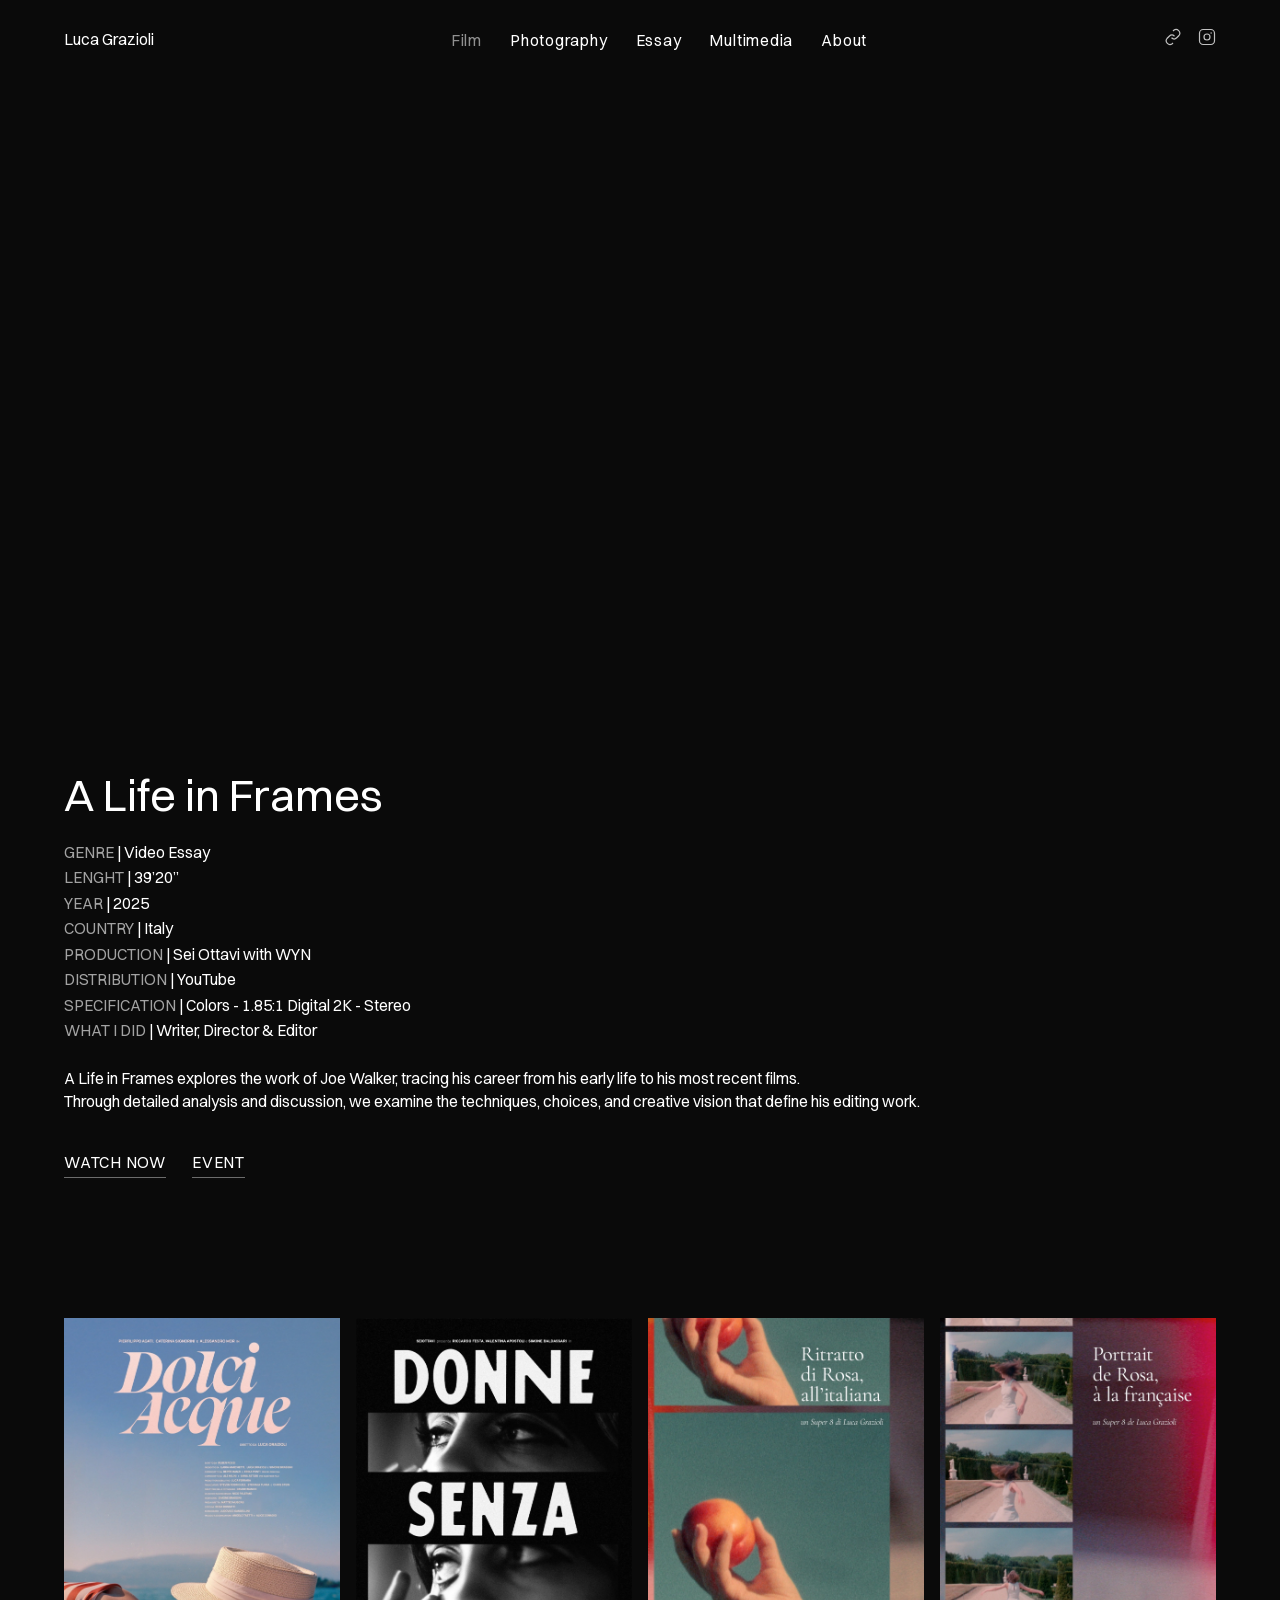
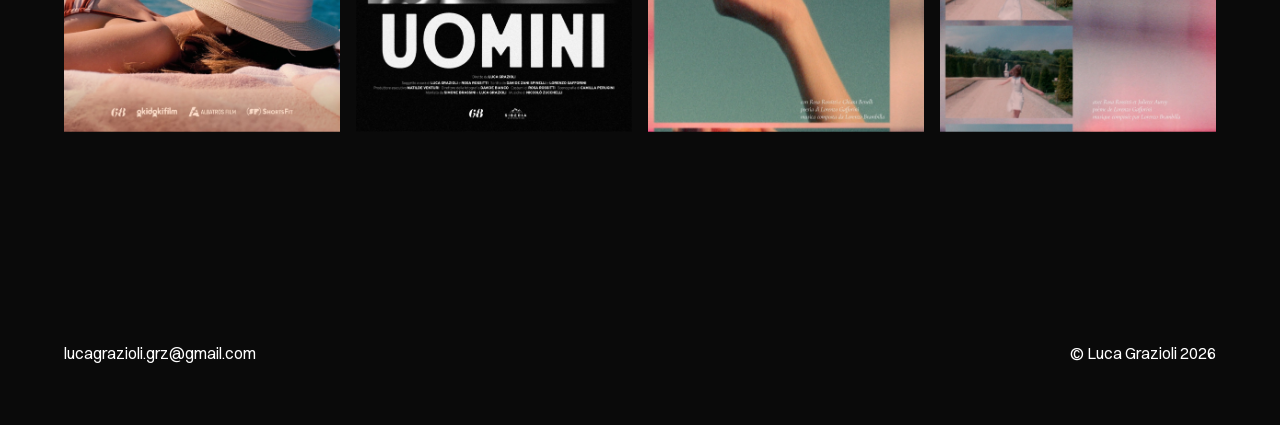
<file: film/alifeinframes.html>
<!DOCTYPE html>
<html lang="en">
<head>
<meta charset="utf-8">
<meta name="viewport" content="width=device-width, initial-scale=1">
<title>A Life in Frames — Luca Grazioli</title>
<meta name="description" content="A Life in Frames, directed by Luca Grazioli.">
<meta property="og:title" content="A Life in Frames — Luca Grazioli">
<meta property="og:description" content="A Life in Frames, directed by Luca Grazioli.">
<meta property="og:type" content="website">
<link rel="stylesheet" href="../css/stile.css">
</head>
<body data-pagina="film" data-radice="../" data-slug="alifeinframes">
<main class="pagina" id="scheda-film"></main>
<script src="../js/contenuti.js"></script>
<script src="../js/sito.js"></script>
</body>
</html>
</file>
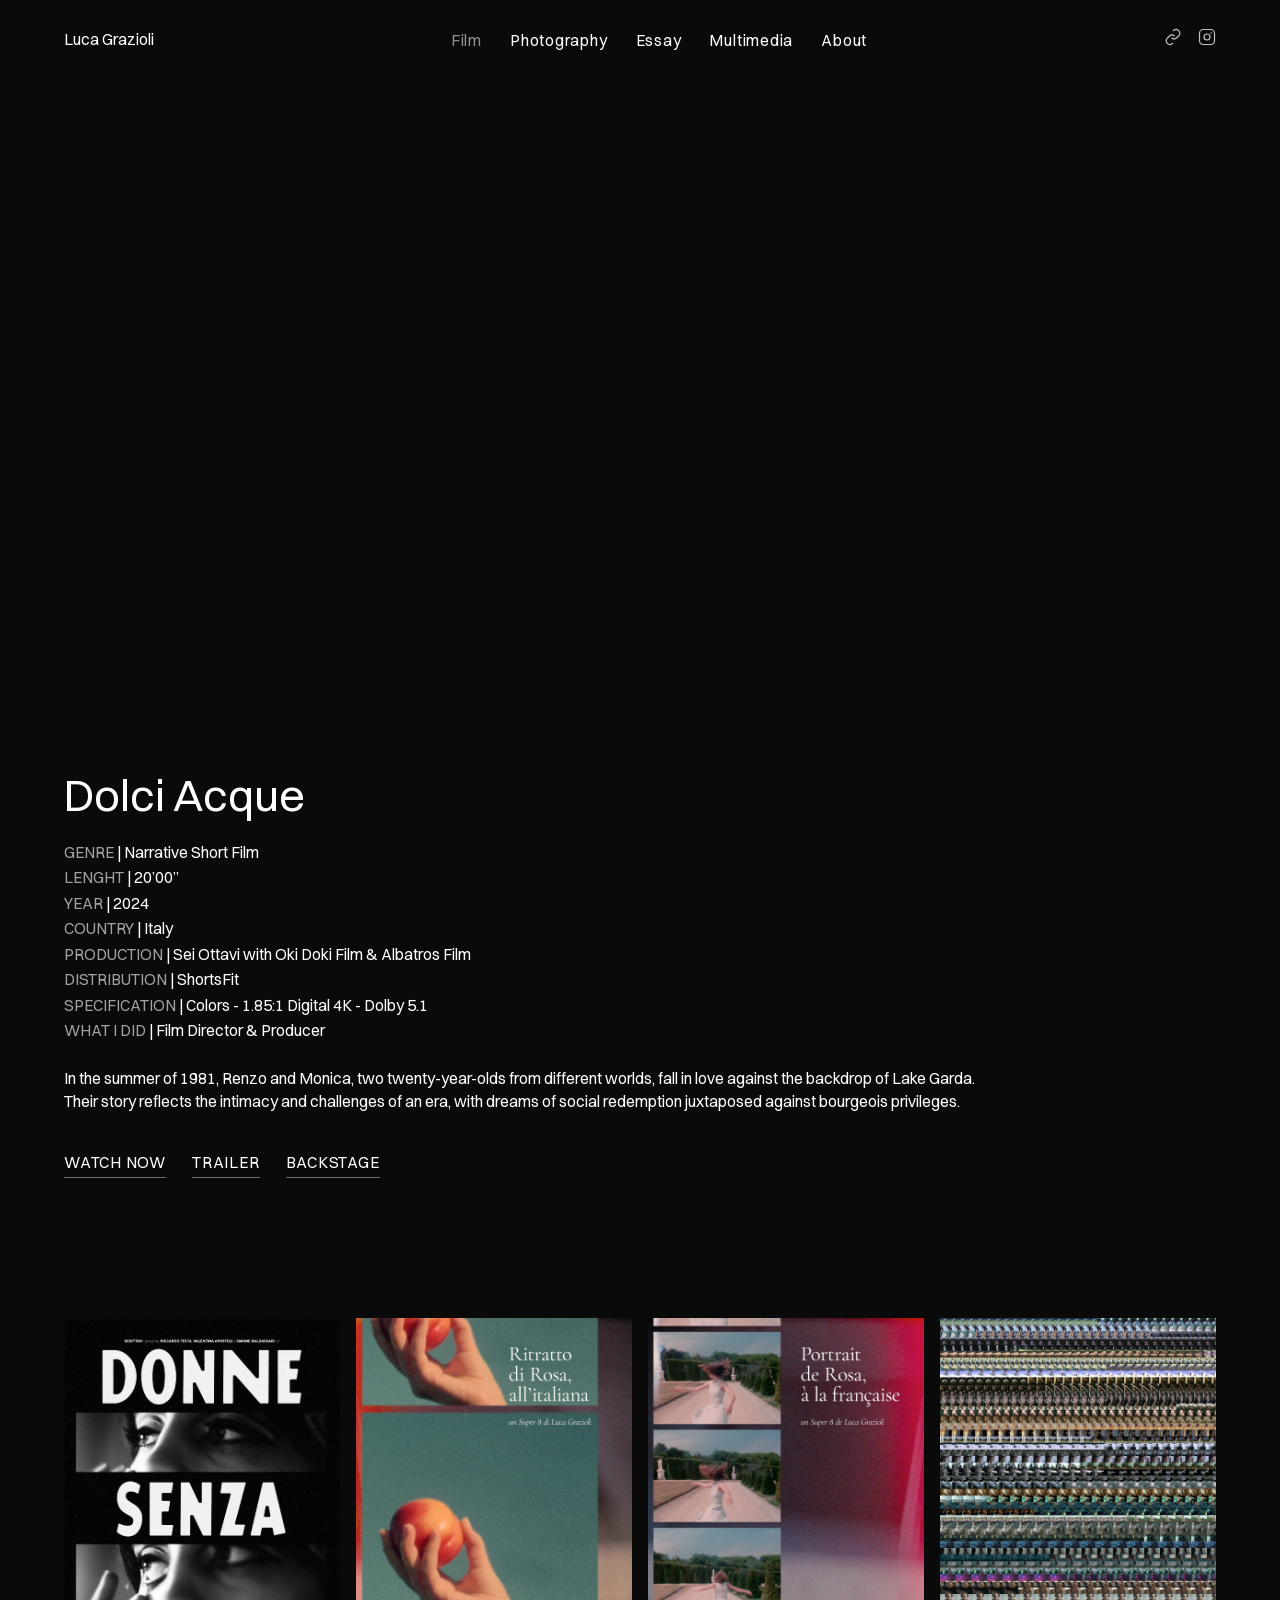
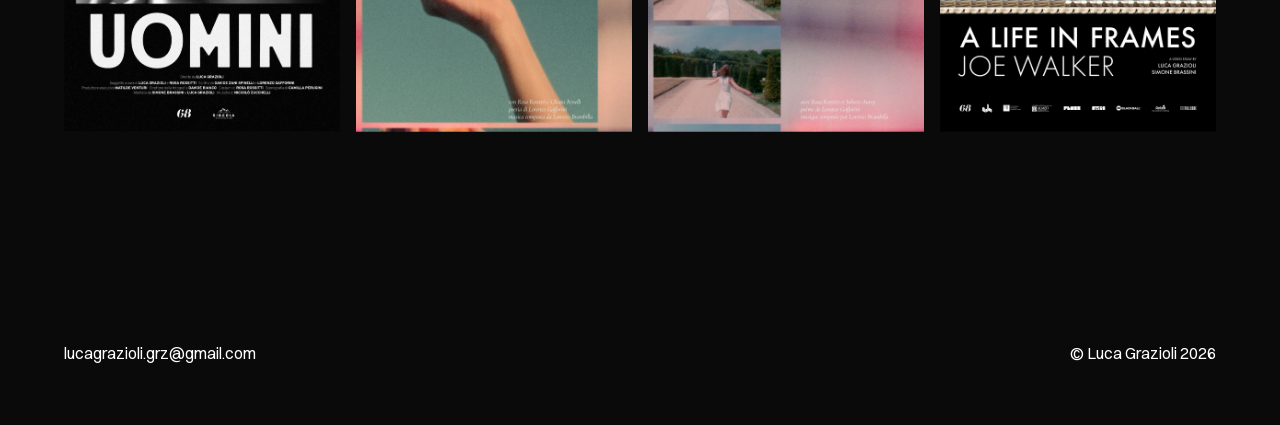
<file: film/dolciacque.html>
<!DOCTYPE html>
<html lang="en">
<head>
<meta charset="utf-8">
<meta name="viewport" content="width=device-width, initial-scale=1">
<title>Dolci Acque — Luca Grazioli</title>
<meta name="description" content="Dolci Acque, directed by Luca Grazioli.">
<meta property="og:title" content="Dolci Acque — Luca Grazioli">
<meta property="og:description" content="Dolci Acque, directed by Luca Grazioli.">
<meta property="og:type" content="website">
<link rel="stylesheet" href="../css/stile.css">
</head>
<body data-pagina="film" data-radice="../" data-slug="dolciacque">
<main class="pagina" id="scheda-film"></main>
<script src="../js/contenuti.js"></script>
<script src="../js/sito.js"></script>
</body>
</html>
</file>
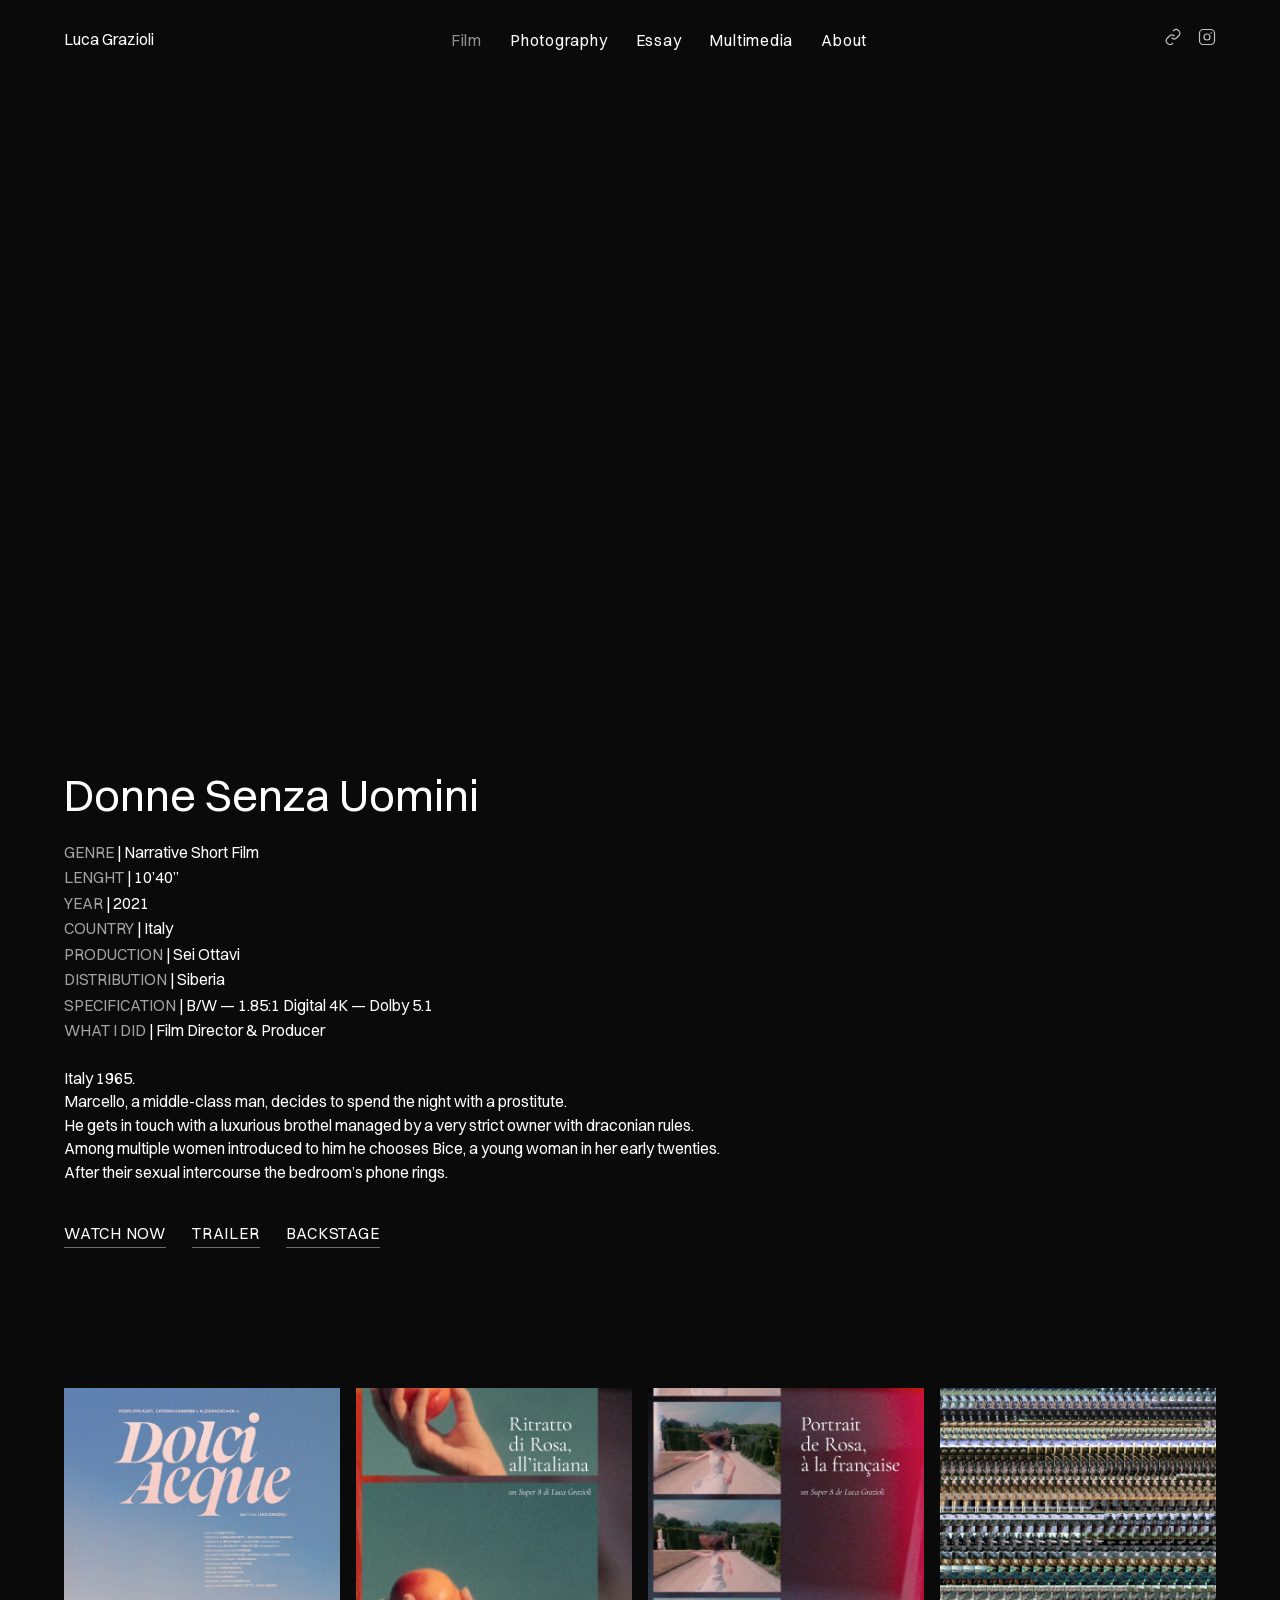
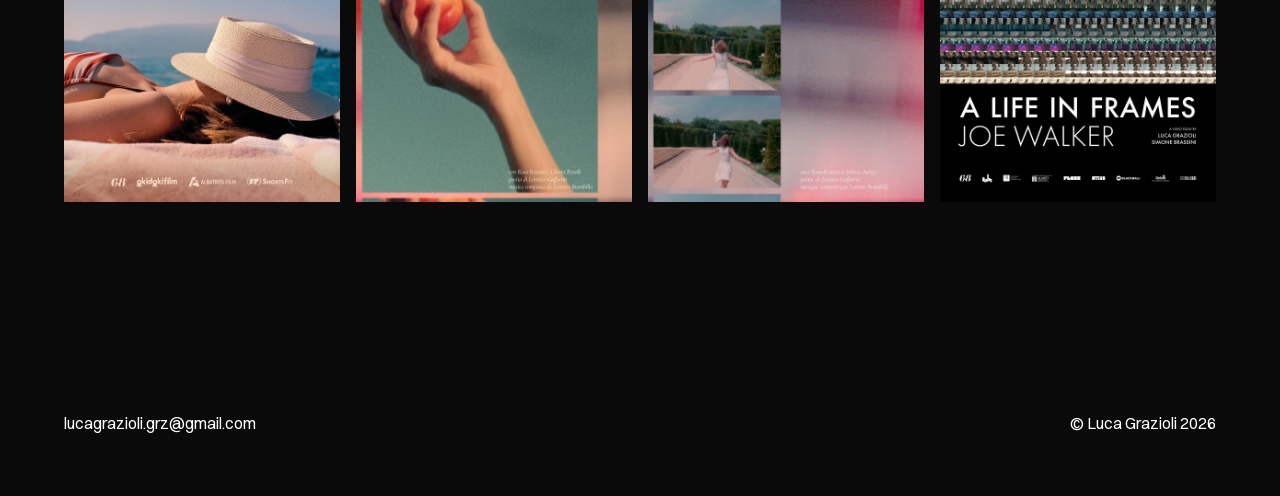
<file: film/donnesenzauomini.html>
<!DOCTYPE html>
<html lang="en">
<head>
<meta charset="utf-8">
<meta name="viewport" content="width=device-width, initial-scale=1">
<title>Donne Senza Uomini — Luca Grazioli</title>
<meta name="description" content="Donne Senza Uomini, directed by Luca Grazioli.">
<meta property="og:title" content="Donne Senza Uomini — Luca Grazioli">
<meta property="og:description" content="Donne Senza Uomini, directed by Luca Grazioli.">
<meta property="og:type" content="website">
<link rel="stylesheet" href="../css/stile.css">
</head>
<body data-pagina="film" data-radice="../" data-slug="donnesenzauomini">
<main class="pagina" id="scheda-film"></main>
<script src="../js/contenuti.js"></script>
<script src="../js/sito.js"></script>
</body>
</html>
</file>
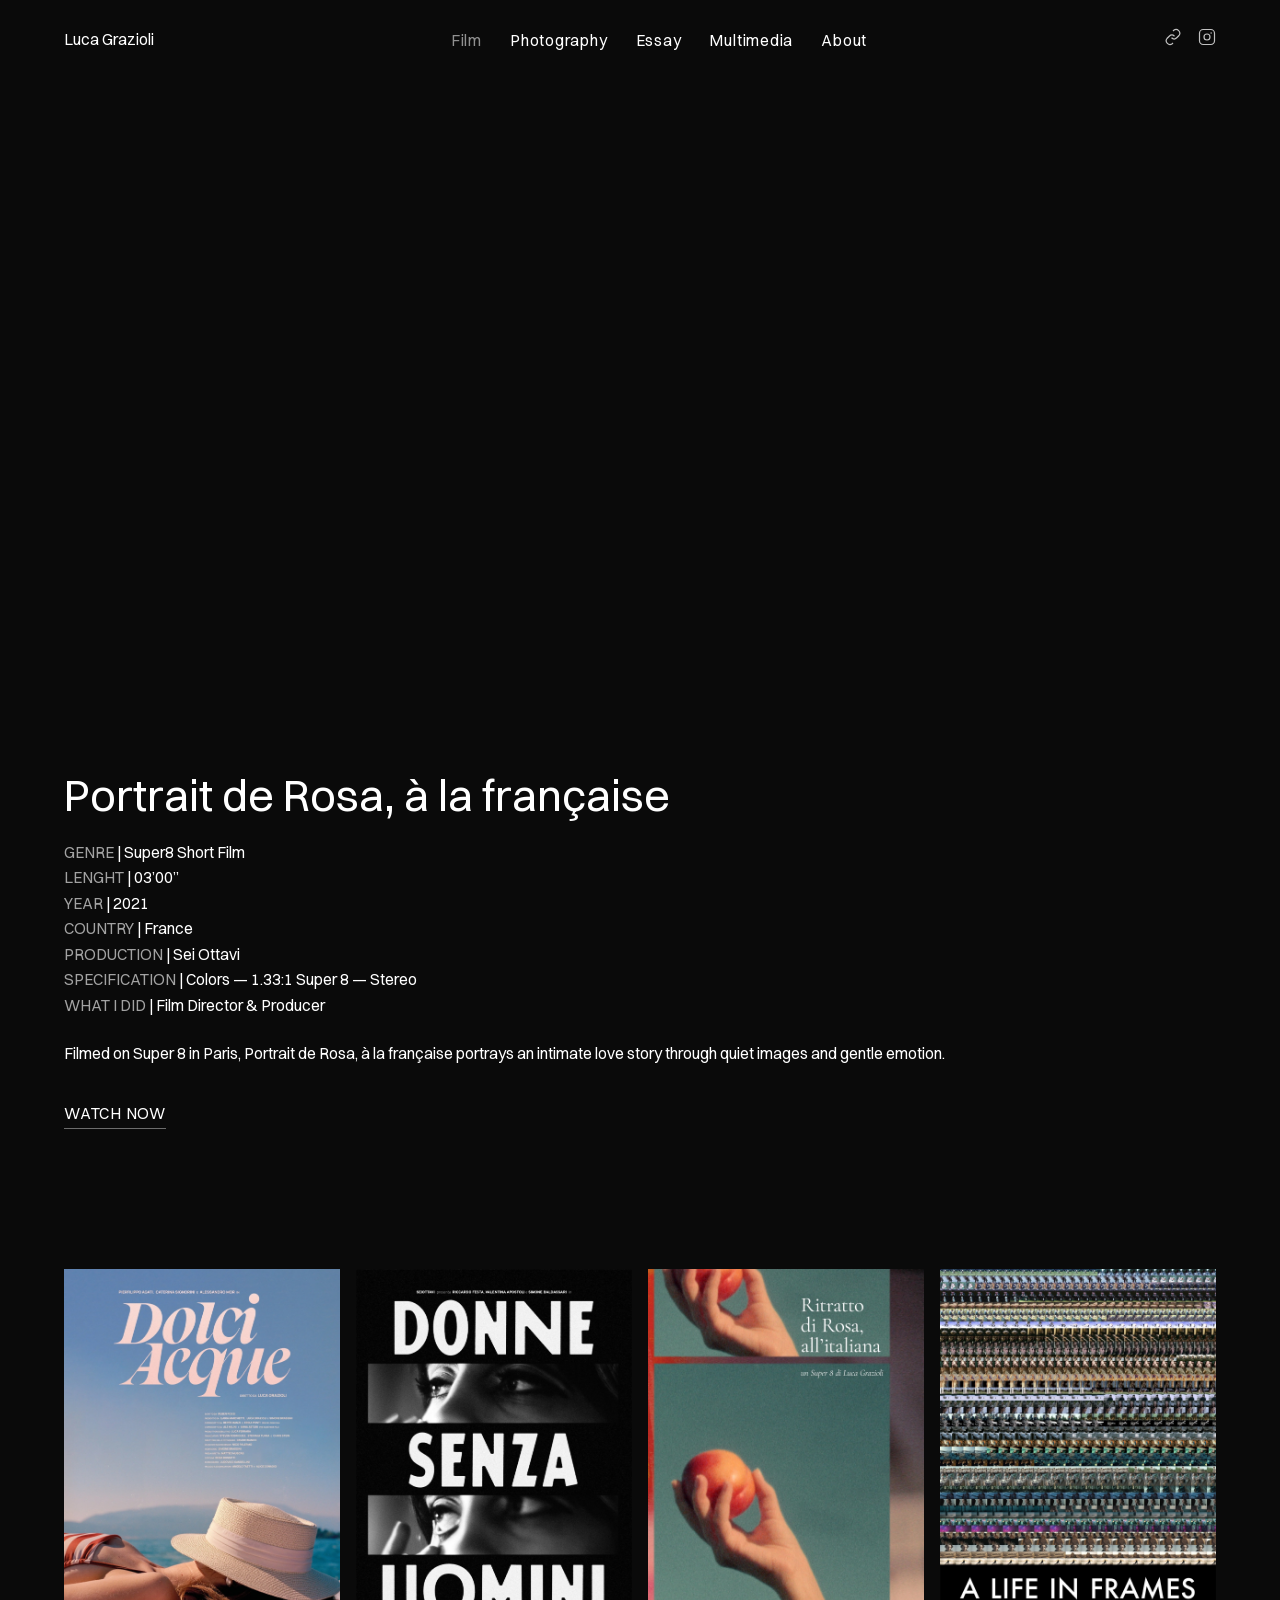
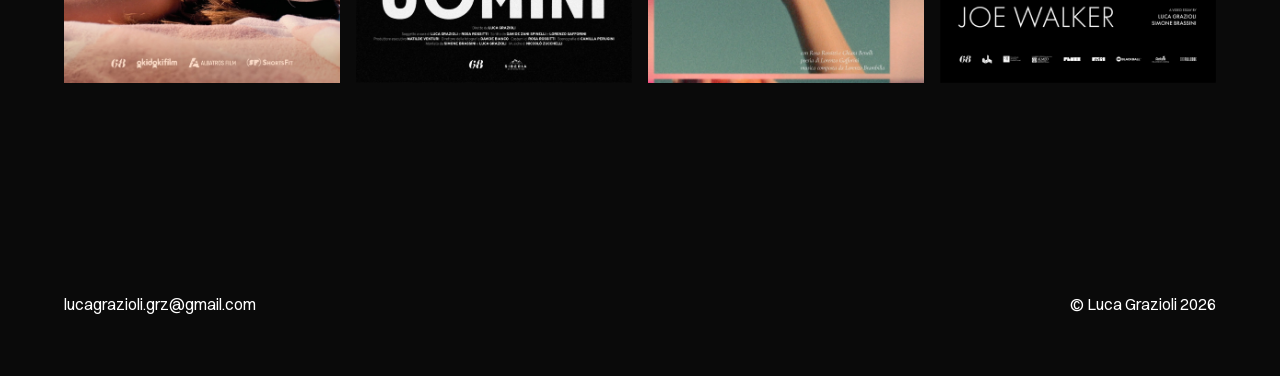
<file: film/portraitderosaalafrancaise.html>
<!DOCTYPE html>
<html lang="en">
<head>
<meta charset="utf-8">
<meta name="viewport" content="width=device-width, initial-scale=1">
<title>Portrait de Rosa, à la française — Luca Grazioli</title>
<meta name="description" content="Portrait de Rosa, à la française, directed by Luca Grazioli.">
<meta property="og:title" content="Portrait de Rosa, à la française — Luca Grazioli">
<meta property="og:description" content="Portrait de Rosa, à la française, directed by Luca Grazioli.">
<meta property="og:type" content="website">
<link rel="stylesheet" href="../css/stile.css">
</head>
<body data-pagina="film" data-radice="../" data-slug="portraitderosaalafrancaise">
<main class="pagina" id="scheda-film"></main>
<script src="../js/contenuti.js"></script>
<script src="../js/sito.js"></script>
</body>
</html>
</file>
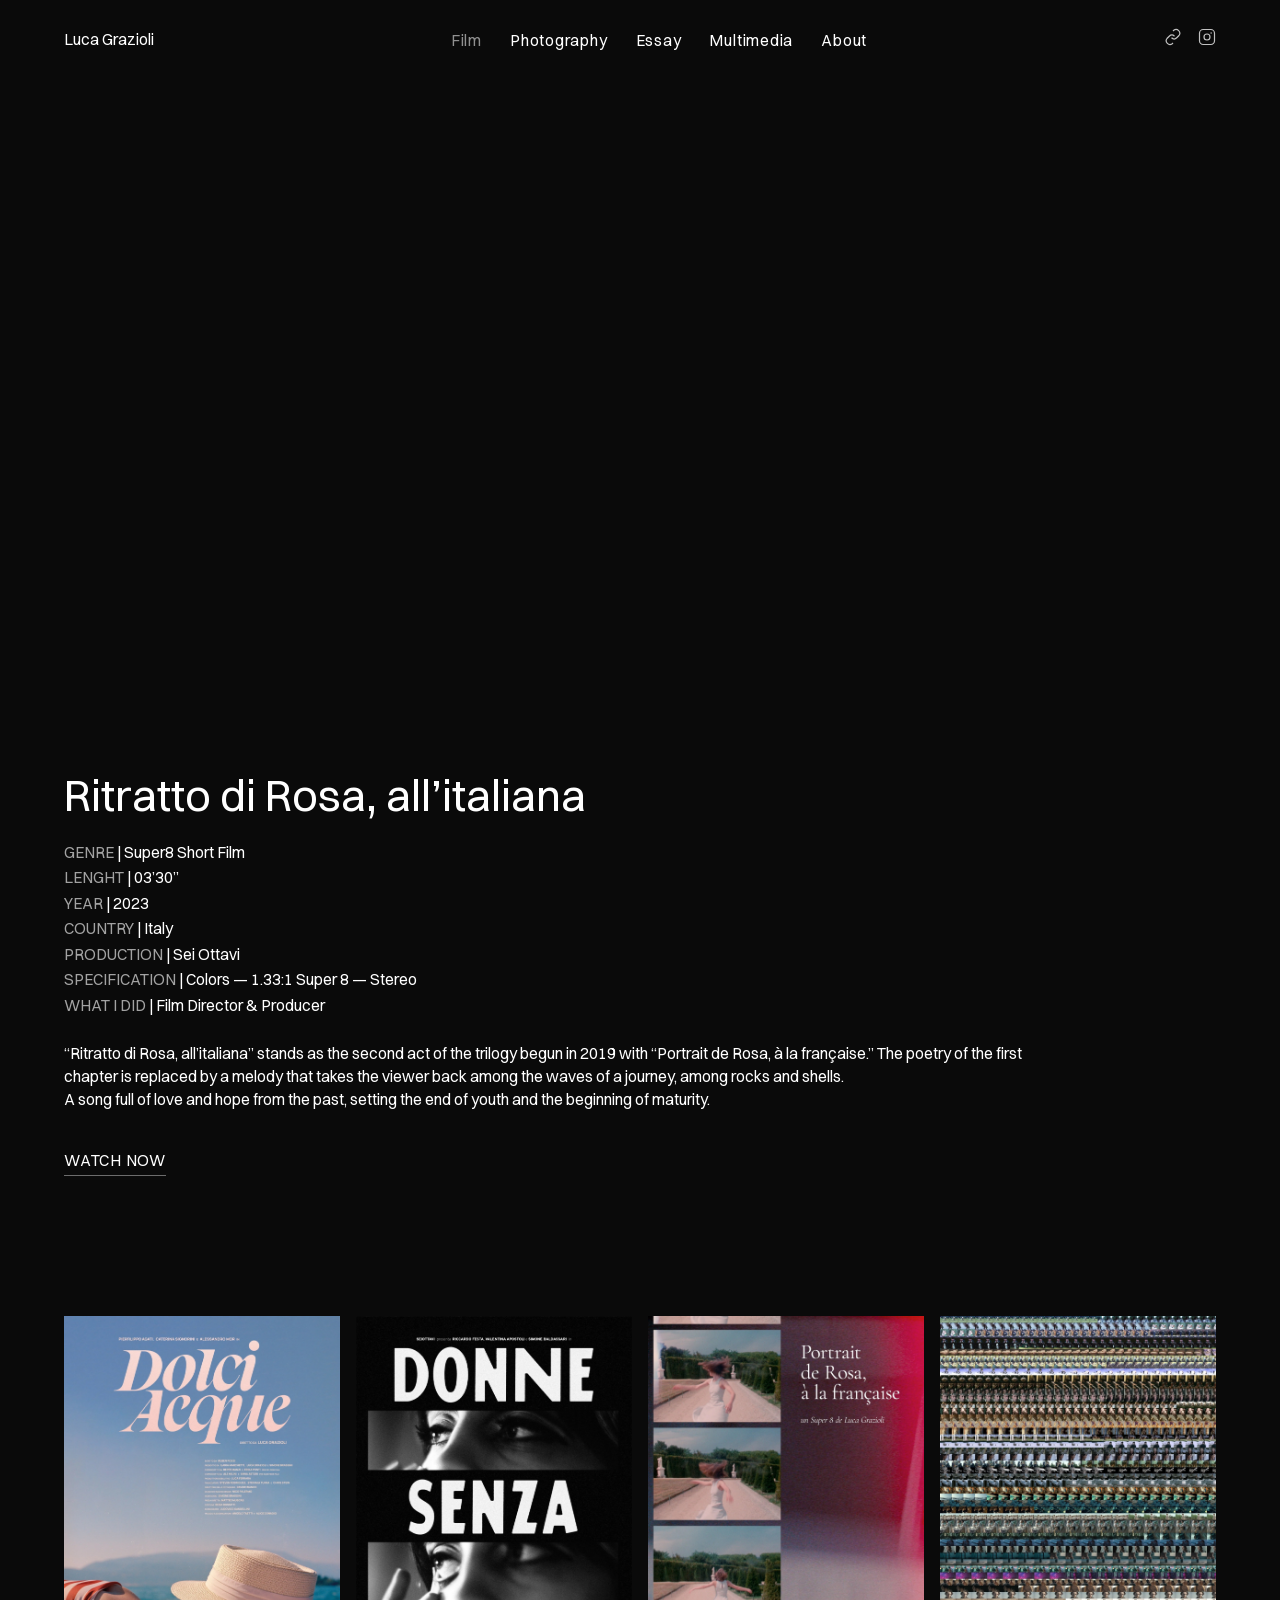
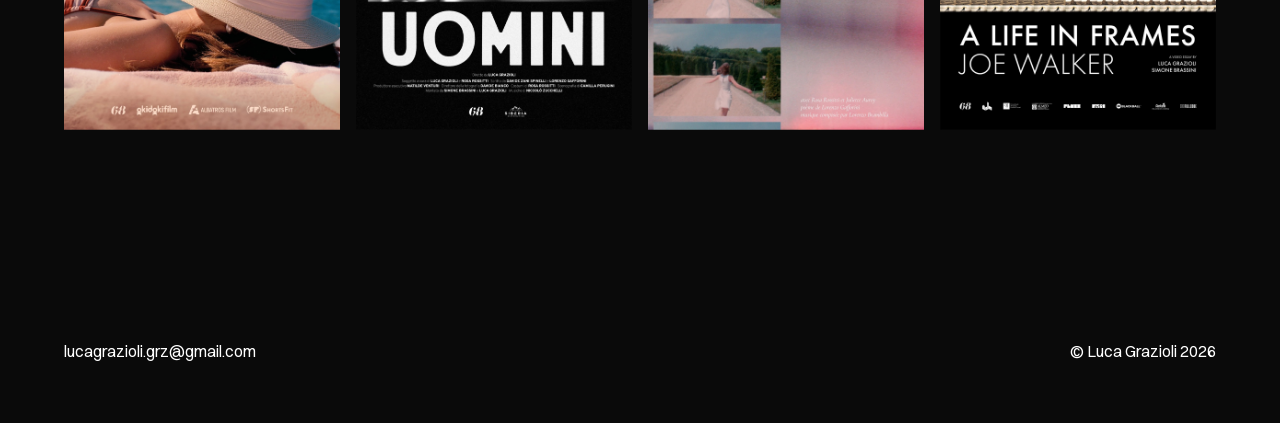
<file: film/ritrattodirosaallitaliana.html>
<!DOCTYPE html>
<html lang="en">
<head>
<meta charset="utf-8">
<meta name="viewport" content="width=device-width, initial-scale=1">
<title>Ritratto di Rosa, all’italiana — Luca Grazioli</title>
<meta name="description" content="Ritratto di Rosa, all’italiana, directed by Luca Grazioli.">
<meta property="og:title" content="Ritratto di Rosa, all’italiana — Luca Grazioli">
<meta property="og:description" content="Ritratto di Rosa, all’italiana, directed by Luca Grazioli.">
<meta property="og:type" content="website">
<link rel="stylesheet" href="../css/stile.css">
</head>
<body data-pagina="film" data-radice="../" data-slug="ritrattodirosaallitaliana">
<main class="pagina" id="scheda-film"></main>
<script src="../js/contenuti.js"></script>
<script src="../js/sito.js"></script>
</body>
</html>
</file>
<file: css/stile.css>
/* ==========================================================
   lucagrazioli.eu — foglio di stile principale
   Valori rilevati dal sito Squarespace originale.
   ========================================================== */

/* ---------- Switzer (sostituto di Aktiv Grotesk) ---------- */
/* Switzer variabile — i due file stanno in /font/ */
@font-face{
  font-family:'Switzer';
  src:url('../font/Switzer-Variable.woff2') format('woff2');
  font-weight:100 900; font-style:normal; font-display:swap;
}
@font-face{
  font-family:'Switzer';
  src:url('../font/Switzer-VariableItalic.woff2') format('woff2');
  font-weight:100 900; font-style:italic; font-display:swap;
}

/* ---------- Variabili: i valori da ritoccare stanno qui ---------- */
:root{
  --nero:#0A0A0A;
  --bianco:#FFFFFF;

  --font:'Switzer','Helvetica Neue',Arial,sans-serif;

  --testo:15.63px;
  --interlinea:23.44px;
  --tracking-nav:0.78px;
  --titolo:44.66px;

  /* ↓↓↓ REGOLA QUI IL TIMING DELLE ANIMAZIONI ↓↓↓
     Confronta con il sito vecchio e cambia questi due numeri. */
  --anim-durata:0.7s;
  --anim-easing:cubic-bezier(0.22,0.61,0.36,1);
  --anim-scarto:0.08s;   /* ritardo progressivo tra elementi vicini */

  --scostamento:16.42px; /* traslazione dei testi in entrata */

  --gutter:16px;
  --gap-poster:var(--gutter);    /* stessa distanza delle foto in Photography */
  --altezza-poster:calc(100svh - 190px);              /* quanto sono alti i poster */
  --larghezza-poster:calc(var(--altezza-poster) * 2 / 3);  /* deriva dal formato 2:3 */
  --altezza-fascia:547px;   /* altezza delle fasce multimedia/essay */
  --parallasse-corsa:120px; /* quanto scorre l'immagine: 0 = parallasse spento */
  --margine:5vw;
  --max:1600px;
  --misura:112ch;       /* lunghezza massima delle righe di testo */
  --etichetta-opacita:.62;  /* quanto sono smorzate le etichette (GENRE, YEAR...) */
}

/* ---------- Reset ---------- */
*,*::before,*::after{box-sizing:border-box}
html{-webkit-text-size-adjust:100%}
body{
  margin:0;
  background:var(--nero);
  color:var(--bianco);
  font-family:var(--font);
  font-size:var(--testo);
  line-height:var(--interlinea);
  font-weight:400;
  -webkit-font-smoothing:antialiased;
  -moz-osx-font-smoothing:grayscale;
}
img,video{display:block;max-width:100%}
a{color:inherit;text-decoration:none}
a:focus-visible,button:focus-visible{outline:2px solid var(--bianco);outline-offset:3px}

/* ---------- Header ---------- */
.testata{
  position:absolute;top:0;left:0;right:0;z-index:20;
  display:flex;align-items:center;justify-content:space-between;
  gap:var(--gutter);
  padding:28px var(--margine);
}
.testata--fissa{
  position:fixed;background:transparent;
  transition:transform .4s var(--anim-easing);
}
.testata--nascosta{transform:translateY(-105%)}

/* Velatura sotto l'header: appare solo quando si e' gia' scesi,
   cosi' in cima alla pagina il fondo resta pulito.
   Non parte dal nero pieno e sfuma lungo tutta l'altezza. */
.testata--fissa::before{
  content:'';position:absolute;inset:-1px 0 auto 0;height:190%;
  pointer-events:none;opacity:0;
  transition:opacity .45s ease;
  background:linear-gradient(180deg,
    rgba(10,10,10,.62) 0%,
    rgba(10,10,10,.44) 34%,
    rgba(10,10,10,.20) 64%,
    rgba(10,10,10,.06) 84%,
    rgba(10,10,10,0) 100%);
}
.testata--velata::before{opacity:1}
.testata > *{position:relative;z-index:1}
.marchio{font-size:var(--testo);line-height:1.4}
.menu{display:flex;align-items:center;gap:28px}
.menu a{font-size:var(--testo);letter-spacing:var(--tracking-nav);opacity:.999;transition:opacity .25s ease}
.menu a:hover,.menu a[aria-current=page]{opacity:.55}
.social{display:flex;align-items:center;gap:16px}
.social svg{width:18px;height:18px;fill:none;stroke:currentColor;stroke-width:1.6}
.social a{opacity:.75;transition:opacity .25s ease}
.social a:hover{opacity:1}

/* Hamburger a due linee, come nell'originale */
.apri-menu{
  display:none;background:none;border:0;padding:10px 0;cursor:pointer;
  width:34px;height:30px;position:relative;
}
.apri-menu span{
  position:absolute;left:0;width:34px;height:1.6px;background:var(--bianco);
  transition:transform .25s cubic-bezier(.2,.6,.3,1), width .25s cubic-bezier(.2,.6,.3,1);
}
.apri-menu span:nth-child(1){top:11px}
.apri-menu span:nth-child(2){top:18px}
.apri-menu[aria-expanded=true] span:nth-child(1){transform:translateY(3.5px) rotate(45deg)}
.apri-menu[aria-expanded=true] span:nth-child(2){transform:translateY(-3.5px) rotate(-45deg)}

/* ---------- Impianto pagina ---------- */
.pagina{padding:150px var(--margine) 90px;max-width:var(--max);margin:0 auto}
.intro{max-width:var(--misura);margin-bottom:64px}
.intro p{margin-bottom:0}
h1,h2{font-size:var(--titolo);font-weight:400;line-height:1.12;margin:0 0 22px;text-wrap:balance}
h3{font-size:var(--testo);font-weight:400;margin:0 0 10px}
p{margin:0 0 var(--interlinea);max-width:var(--misura);text-wrap:pretty}

/* ---------- Home: video a tutto schermo ---------- */
.home{height:100svh;overflow:hidden;position:relative}
.home video,.home .fallback{
  position:absolute;inset:0;width:100%;height:100%;
  object-fit:cover;
}
.home .fallback{background:var(--nero)}

/* ---------- Photography: margini laterali = spazio fra le foto ---------- */
.pagina:has(.masonry){--margine:var(--gutter);max-width:none}
.pagina:has(.masonry) .intro{padding:0 calc(5vw - var(--gutter))}

/* ---------- Photography: masonry ---------- */
.masonry{columns:3;column-gap:var(--gutter)}
.masonry figure{margin:0 0 var(--gutter);break-inside:avoid}
.masonry img{width:100%;height:auto}

/* ---------- Film: griglia a tutta larghezza, poster grandi ---------- */
.pagina:has(.poster-griglia):not(:has(.film-video)){--margine:var(--gap-poster);max-width:none}

/* ---------- Film: griglia poster ----------
   La larghezza di colonna deriva dall'altezza disponibile: i poster
   sono alti quanto la finestra permette e vanno a capo da soli. */
.poster-griglia{
  display:grid;
  grid-template-columns:repeat(4,minmax(0,1fr));
  gap:var(--gap-poster);
  /* non supera mai l'altezza utile, e si centra da sola */
  width:min(100%, calc(var(--larghezza-poster) * 4 + var(--gap-poster) * 3));
  margin-inline:auto;
}
.poster{display:block}
.poster figure{margin:0}
.poster img{width:100%;aspect-ratio:2/3;object-fit:cover;transition:opacity .45s ease}
.poster:hover img{opacity:.6}

/* ==========================================================
   FASCE full-bleed (Multimedia ed Essay)
   Immagine a tutta larghezza, alta mezza finestra,
   tagliata in cover sul punto focale, testo bianco sopra.
   ========================================================== */
.pagina:has(.fasce){max-width:none}
.fasce{margin:0 calc(var(--margine) * -1)}
.fascia{
  position:relative;
  height:var(--altezza-fascia);
  overflow:hidden;
  display:flex;align-items:center;
}
.fascia__sfondo{position:absolute;inset:0;overflow:hidden}
.fascia__sfondo img{
  width:100%;
  height:calc(100% + var(--parallasse-corsa));
  position:absolute;top:calc(var(--parallasse-corsa) / -2);left:0;
  object-fit:cover;
  will-change:transform;
}
.fascia__velo{position:absolute;inset:0;background:linear-gradient(90deg,rgba(10,10,10,.55) 0%,rgba(10,10,10,.15) 60%,transparent 100%)}
.fascia__testo{position:relative;z-index:2;padding:0 var(--margine);max-width:var(--misura)}
.fascia h2{margin:0 0 14px}
.fascia .dati{margin:0 0 16px}
.azioni{display:flex;flex-wrap:wrap;gap:26px}
.azioni a{
  letter-spacing:var(--tracking-nav);
  border-bottom:1px solid rgba(255,255,255,.4);padding-bottom:2px;
  transition:border-color .25s ease,opacity .25s ease;
}
.azioni a:hover{border-color:var(--bianco);opacity:.75}
.fascia .azioni{display:flex;flex-wrap:wrap;gap:24px}
.fascia .azioni a{
  letter-spacing:var(--tracking-nav);
  border-bottom:1px solid rgba(255,255,255,.4);padding-bottom:2px;
  transition:border-color .25s ease,opacity .25s ease;
}
.fascia .azioni a:hover{border-color:var(--bianco);opacity:.75}

/* ==========================================================
   TESTI DESCRITTIVI — regole uniche per film, essay, multimedia.
   La gerarchia e' data dal colore, non dal peso: etichette
   smorzate, valori in bianco pieno.
   ========================================================== */
.dati{
  margin:0 0 22px;
  font-size:var(--testo);
  line-height:calc(var(--interlinea) + 2px);
}
.dati div{display:block}
.dati .etichetta{font-weight:400;opacity:var(--etichetta-opacita)}
.dati .valore{font-weight:400;opacity:1}

/* "WHAT I DID" resta unito al blocco sopra; lo stacco va solo dopo,
   verso la sinossi (nei film) o verso i link (in essay e multimedia). */
.dati .ruolo{margin-bottom:var(--interlinea)}

.sinossi{
  max-width:var(--misura);
  margin:0 0 calc(var(--interlinea) * 1.6);
}

/* ---------- Scheda del singolo film ---------- */
.pagina:has(.film-video){padding:0 0 90px;max-width:none}
.film-video{margin:0 0 130px}
.film-video.rivela-img{clip-path:none;opacity:0;transition:opacity var(--anim-durata) ease}
.film-video.rivela-img.dentro{opacity:1}
.film-video video,.film-video img{width:100%;height:auto;display:block}
.film-testo{max-width:var(--misura);margin:0 var(--margine) 140px}
.altri-film{margin:0 var(--margine)}
.altri-film .poster-griglia{grid-template-columns:repeat(4,1fr)}
.film-testo h1{margin-bottom:20px}

/* ---------- About ---------- */
.about{max-width:var(--misura)}
.about p{margin-bottom:var(--interlinea)}
.about em{font-style:italic}

/* ---------- Navigazione precedente/successivo ---------- */


/* ---------- Footer ---------- */
.pie{
  padding:120px 5vw 60px;      /* stesso margine laterale dei testi */
  max-width:var(--max);margin:0 auto;
  display:flex;align-items:baseline;justify-content:space-between;
  gap:var(--interlinea);
}
.pie a,.pie p{font-size:var(--testo);margin:0}
.pie a{transition:opacity .25s ease}
.pie a:hover{opacity:.6}
.pie .copyright{opacity:.6}

/* ==========================================================
   ANIMAZIONI
   Due comportamenti distinti, come nell'originale:
   .rivela      → testi: salgono di 16.42px sfumando
   .rivela-img  → immagini: wipe con clip-path dal basso
   ========================================================== */
.rivela,.rivela-img{
  transition-property:transform,opacity,clip-path;
  transition-duration:var(--anim-durata);
  transition-timing-function:var(--anim-easing);
}
.rivela{opacity:0;transform:translateY(var(--scostamento))}
.rivela-img{opacity:0;clip-path:polygon(0 100%,100% 100%,100% 100%,0 100%)}

.rivela.dentro{opacity:1;transform:translateY(0)}
.rivela-img.dentro{opacity:1;clip-path:polygon(0 0,100% 0,100% 100%,0 100%)}

@media (prefers-reduced-motion:reduce){
  .rivela,.rivela-img{transition:none;opacity:1;transform:none;clip-path:none}
}

/* ---------- Responsive ---------- */
@media (max-width:1100px){
  .masonry{columns:2}
  .poster-griglia,.altri-film .poster-griglia{grid-template-columns:repeat(3,1fr)}
  .scheda-doppia{grid-template-columns:1fr;gap:32px}
}
@media (max-width:760px){
  :root{--titolo:32px;--margine:22px;--gutter:16px;--altezza-fascia:62vh;--parallasse-corsa:60px}
  .masonry{columns:1}
  .poster-griglia,.altri-film .poster-griglia{grid-template-columns:1fr;width:100%}
  .pagina{padding-top:120px}
  :root{--misura:100%}
  .menu{
    position:fixed;inset:0;background:var(--nero);
    flex-direction:column;align-items:center;justify-content:center;
    gap:6px;padding:var(--margine);
    opacity:0;visibility:hidden;
    transition:opacity .3s ease, visibility .3s;
  }
  .menu a{
    font-size:38px;letter-spacing:normal;line-height:1.55;
    opacity:0;transform:translateY(var(--scostamento));
    transition:opacity .4s var(--anim-easing), transform .4s var(--anim-easing);
  }
  .menu.aperto{opacity:1;visibility:visible}
  .menu.aperto a{opacity:1;transform:translateY(0)}
  .menu.aperto a:nth-child(1){transition-delay:.06s}
  .menu.aperto a:nth-child(2){transition-delay:.12s}
  .menu.aperto a:nth-child(3){transition-delay:.18s}
  .menu.aperto a:nth-child(4){transition-delay:.24s}
  .menu.aperto a:nth-child(5){transition-delay:.30s}

  .apri-menu{display:block;z-index:30}
  .social{
    position:fixed;left:0;right:0;bottom:42px;z-index:29;
    justify-content:center;gap:26px;
    opacity:0;visibility:hidden;transition:opacity .3s ease .2s, visibility .3s;
  }
  .social svg{width:22px;height:22px}
  body.menu-aperto .social{opacity:1;visibility:visible}
  .marchio{z-index:30;position:relative}
}
</file>
